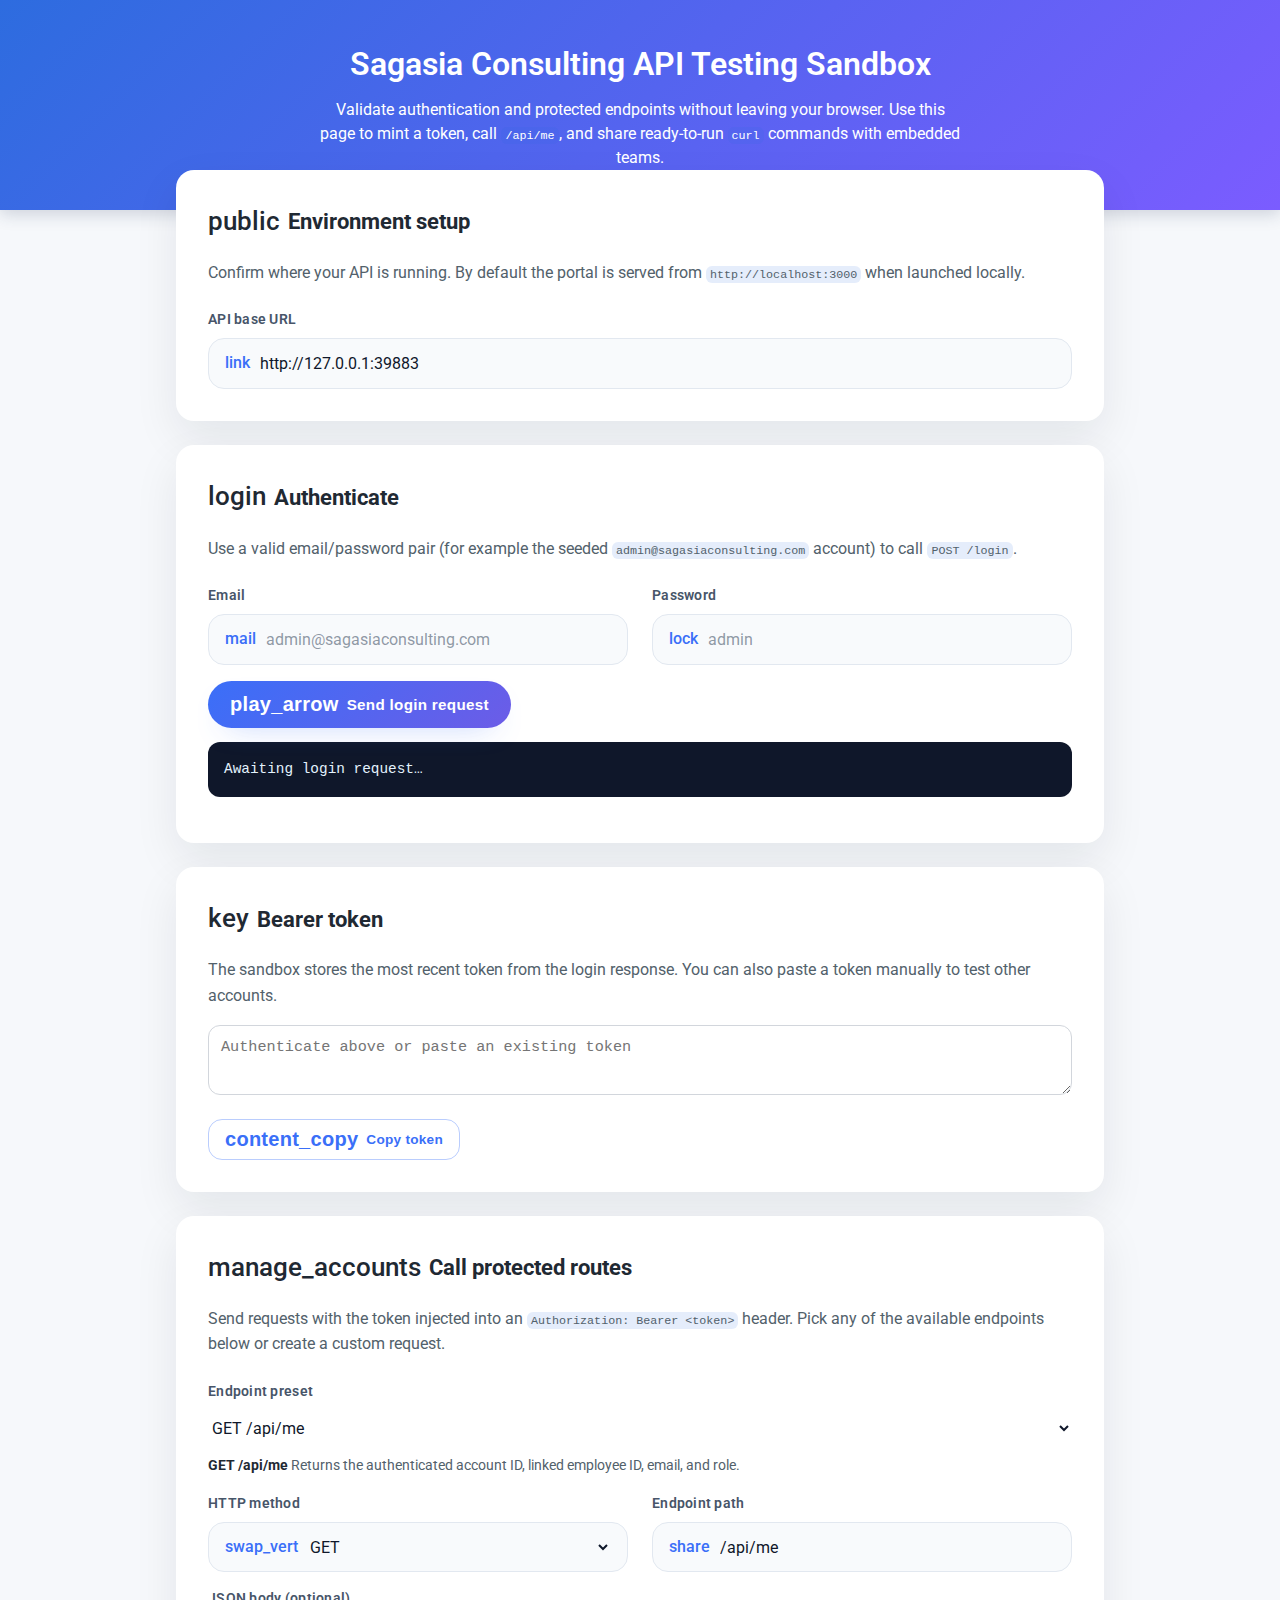
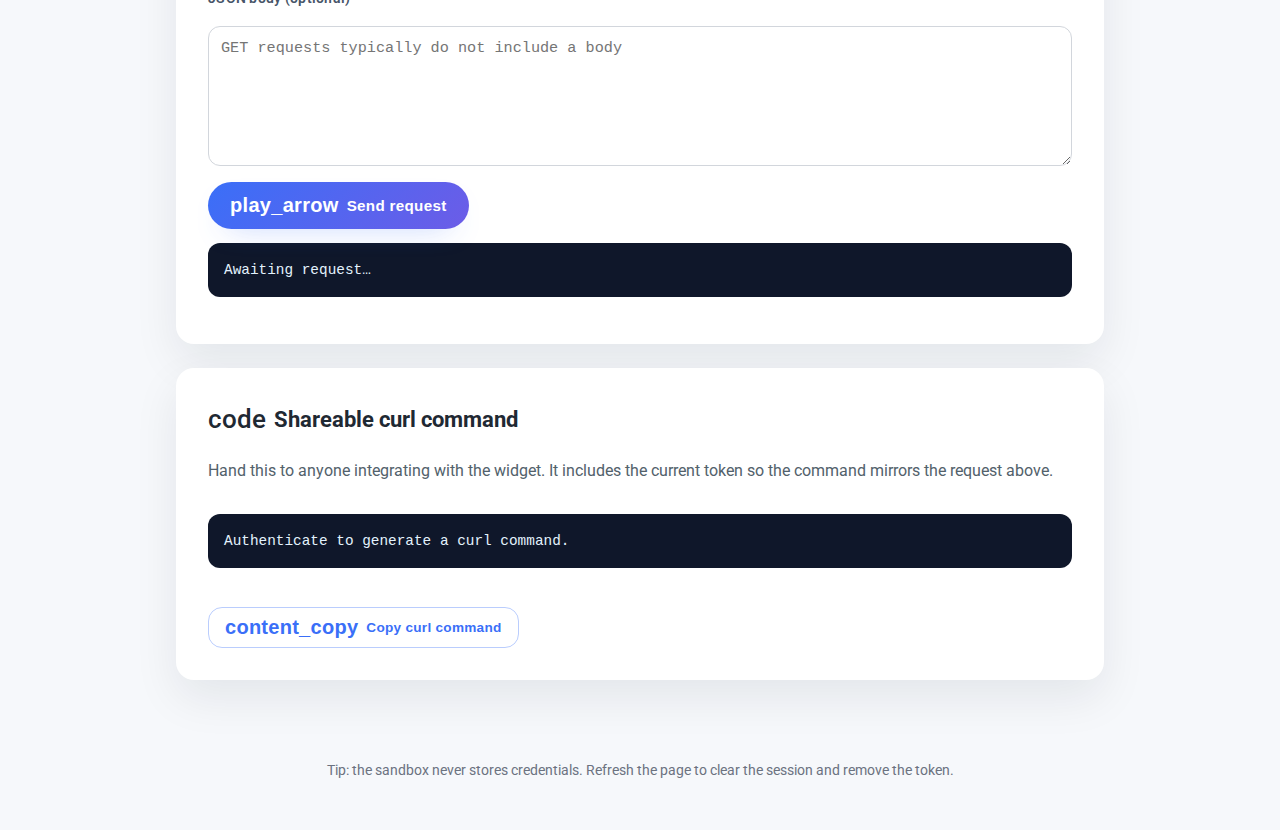
<file: public/api-testing.html>
<!DOCTYPE html>
<html lang="en">
<head>
  <meta charset="UTF-8">
  <title>Sagasia Consulting API Testing Sandbox</title>
  <meta name="viewport" content="width=device-width, initial-scale=1">
  <link rel="preconnect" href="https://fonts.googleapis.com">
  <link rel="preconnect" href="https://fonts.gstatic.com" crossorigin>
  <link rel="stylesheet" href="https://fonts.googleapis.com/css2?family=Roboto:wght@300;400;500;700&display=swap">
  <link rel="stylesheet" href="material-theme.css">
  <link rel="stylesheet" href="styles.css">
  <style>
    body.api-test {
      font-family: 'Roboto', sans-serif;
      margin: 0;
      background: #f6f8fb;
      color: #1f2933;
    }
    .api-test__header {
      background: linear-gradient(135deg, #2d6cdf, #7b5cff);
      color: #fff;
      padding: 2.5rem 1.5rem;
      text-align: center;
      box-shadow: 0 4px 16px rgba(37, 56, 88, 0.2);
    }
    .api-test__header h1 {
      margin: 0 0 0.5rem;
      font-size: 2rem;
      font-weight: 600;
    }
    .api-test__header p {
      margin: 0 auto;
      max-width: 640px;
      line-height: 1.5;
    }
    .api-test__content {
      max-width: 960px;
      margin: -2.5rem auto 3rem;
      padding: 0 1rem;
    }
    .api-test__card {
      background: #fff;
      border-radius: 18px;
      box-shadow: 0 18px 45px rgba(15, 23, 42, 0.08);
      padding: 2rem;
      margin-bottom: 1.5rem;
    }
    .api-test__card h2 {
      margin-top: 0;
      font-size: 1.4rem;
      display: flex;
      align-items: center;
      gap: 0.5rem;
    }
    .api-test__card h2 span.material-symbols-rounded {
      font-size: 1.6rem;
    }
    .api-test__description {
      margin-top: 0.25rem;
      color: #52616b;
      line-height: 1.6;
    }
    .api-test__form {
      display: grid;
      gap: 1rem;
      margin-top: 1.5rem;
    }
    .api-test__form .md-field {
      margin: 0;
    }
    .api-test__stack {
      display: grid;
      gap: 1rem;
    }
    .api-test__actions {
      display: flex;
      flex-wrap: wrap;
      gap: 0.75rem;
      align-items: center;
    }
    pre.api-test__pre {
      background: #0f172a;
      color: #e3f2fd;
      padding: 1rem;
      border-radius: 12px;
      overflow-x: auto;
      font-size: 0.9rem;
      max-height: 240px;
    }
    code.api-test__code-inline {
      background: rgba(45, 108, 223, 0.12);
      padding: 0.1rem 0.25rem;
      border-radius: 6px;
      font-size: 0.9em;
    }
    .api-test__status {
      font-weight: 500;
    }
    .api-test__status--success {
      color: #147d64;
    }
    .api-test__status--error {
      color: #c81e1e;
    }
    .api-test__footer {
      text-align: center;
      color: #6b7280;
      padding: 2rem 1rem 3rem;
      font-size: 0.9rem;
    }
    textarea.api-test__token {
      width: 100%;
      min-height: 70px;
      padding: 0.75rem;
      border-radius: 12px;
      border: 1px solid #d2d6dc;
      font-family: 'Roboto Mono', monospace;
      font-size: 0.95rem;
      resize: vertical;
    }
    textarea.api-test__token--body {
      min-height: 140px;
    }
    .api-test__grid {
      display: grid;
      gap: 1.5rem;
    }
    .api-test__note {
      margin: 0;
      color: #52616b;
      font-size: 0.9rem;
      line-height: 1.5;
    }
    .api-test__note strong {
      color: #1f2933;
    }
    .api-test__note em {
      font-style: normal;
      color: #7b5cff;
      font-weight: 500;
    }
    @media (min-width: 720px) {
      .api-test__two-column {
        display: grid;
        grid-template-columns: repeat(2, minmax(0, 1fr));
        gap: 1.5rem;
      }
    }
  </style>
</head>
<body class="api-test">
  <header class="api-test__header">
    <h1>Sagasia Consulting API Testing Sandbox</h1>
    <p>Validate authentication and protected endpoints without leaving your browser. Use this page to mint a token, call
      <code class="api-test__code-inline">/api/me</code>, and share ready-to-run <code class="api-test__code-inline">curl</code> commands with embedded teams.</p>
  </header>

  <main class="api-test__content">
    <section class="api-test__card">
      <h2><span class="material-symbols-rounded">public</span>Environment setup</h2>
      <p class="api-test__description">Confirm where your API is running. By default the portal is served from
        <code class="api-test__code-inline">http://localhost:3000</code> when launched locally.</p>
      <div class="api-test__form">
        <div class="md-field">
          <label class="md-label" for="baseUrl">API base URL</label>
          <div class="md-input-wrapper">
            <span class="material-symbols-rounded">link</span>
            <input class="md-input" id="baseUrl" type="url" required placeholder="http://localhost:3000">
          </div>
        </div>
      </div>
    </section>

    <section class="api-test__card">
      <h2><span class="material-symbols-rounded">login</span>Authenticate</h2>
      <p class="api-test__description">Use a valid email/password pair (for example the seeded
        <code class="api-test__code-inline">admin@sagasiaconsulting.com</code> account) to call <code class="api-test__code-inline">POST /login</code>.</p>
      <form id="apiTestLoginForm" class="api-test__form">
        <div class="api-test__two-column">
          <div class="md-field">
            <label class="md-label" for="loginEmail">Email</label>
            <div class="md-input-wrapper">
              <span class="material-symbols-rounded">mail</span>
              <input class="md-input" id="loginEmail" type="email" required placeholder="admin@sagasiaconsulting.com">
            </div>
          </div>
          <div class="md-field">
            <label class="md-label" for="loginPassword">Password</label>
            <div class="md-input-wrapper">
              <span class="material-symbols-rounded">lock</span>
              <input class="md-input" id="loginPassword" type="password" required placeholder="admin">
            </div>
          </div>
        </div>
        <div class="api-test__actions">
          <button type="submit" class="md-button md-button--filled" id="loginSubmitBtn">
            <span class="material-symbols-rounded">play_arrow</span>
            Send login request
          </button>
          <span id="loginStatus" class="api-test__status"></span>
        </div>
      </form>
      <pre class="api-test__pre" id="loginOutput" aria-live="polite">Awaiting login request…</pre>
    </section>

    <section class="api-test__card">
      <h2><span class="material-symbols-rounded">key</span>Bearer token</h2>
      <p class="api-test__description">The sandbox stores the most recent token from the login response. You can also paste a
        token manually to test other accounts.</p>
      <div class="api-test__grid">
        <textarea id="tokenField" class="api-test__token" placeholder="Authenticate above or paste an existing token"></textarea>
        <div class="api-test__actions">
          <button type="button" class="md-button md-button--outlined md-button--small" id="copyTokenBtn">
            <span class="material-symbols-rounded">content_copy</span>
            Copy token
          </button>
          <span id="tokenStatus" class="api-test__status"></span>
        </div>
      </div>
    </section>

    <section class="api-test__card">
      <h2><span class="material-symbols-rounded">manage_accounts</span>Call protected routes</h2>
      <p class="api-test__description">Send requests with the token injected into an <code class="api-test__code-inline">Authorization: Bearer &lt;token&gt;</code> header. Pick any of the available endpoints below or create a custom request.</p>
      <form id="requestForm" class="api-test__form">
        <div class="api-test__stack">
          <label class="md-label" for="endpointPicker">Endpoint preset</label>
          <select class="md-input" id="endpointPicker"></select>
          <p id="endpointDetails" class="api-test__note"></p>
        </div>
        <div class="api-test__two-column">
          <div class="md-field">
            <label class="md-label" for="requestMethod">HTTP method</label>
            <div class="md-input-wrapper">
              <span class="material-symbols-rounded">swap_vert</span>
              <select class="md-input" id="requestMethod">
                <option value="GET">GET</option>
                <option value="POST">POST</option>
                <option value="PUT">PUT</option>
                <option value="DELETE">DELETE</option>
              </select>
            </div>
          </div>
          <div class="md-field">
            <label class="md-label" for="requestEndpoint">Endpoint path</label>
            <div class="md-input-wrapper">
              <span class="material-symbols-rounded">share</span>
              <input class="md-input" id="requestEndpoint" type="text" required value="/api/me">
            </div>
          </div>
        </div>
        <div class="api-test__stack">
          <label class="md-label" for="requestBody">JSON body (optional)</label>
          <textarea id="requestBody" class="api-test__token api-test__token--body" placeholder="Provide a JSON payload for POST/PUT requests"></textarea>
        </div>
        <div class="api-test__actions">
          <button type="submit" class="md-button md-button--filled" id="requestSubmitBtn">
            <span class="material-symbols-rounded">play_arrow</span>
            Send request
          </button>
          <span id="requestStatus" class="api-test__status"></span>
        </div>
      </form>
      <pre class="api-test__pre" id="requestOutput" aria-live="polite">Awaiting request…</pre>
    </section>

    <section class="api-test__card">
      <h2><span class="material-symbols-rounded">code</span>Shareable curl command</h2>
      <p class="api-test__description">Hand this to anyone integrating with the widget. It includes the current token so the command mirrors the request above.</p>
      <div class="api-test__grid">
        <pre class="api-test__pre" id="curlCommand">Authenticate to generate a curl command.</pre>
        <div class="api-test__actions">
          <button type="button" class="md-button md-button--outlined md-button--small" id="copyCurlBtn">
            <span class="material-symbols-rounded">content_copy</span>
            Copy curl command
          </button>
          <span id="curlStatus" class="api-test__status"></span>
        </div>
      </div>
    </section>
  </main>

  <footer class="api-test__footer">
    Tip: the sandbox never stores credentials. Refresh the page to clear the session and remove the token.
  </footer>

  <script>
    const state = {
      token: '',
      baseUrl: window.location.origin,
      selectedEndpointId: 'me',
      lastAppliedSample: ''
    };

    const baseUrlInput = document.getElementById('baseUrl');
    const loginForm = document.getElementById('apiTestLoginForm');
    const loginOutput = document.getElementById('loginOutput');
    const loginStatus = document.getElementById('loginStatus');
    const loginSubmitBtn = document.getElementById('loginSubmitBtn');
    const tokenField = document.getElementById('tokenField');
    const tokenStatus = document.getElementById('tokenStatus');
    const copyTokenBtn = document.getElementById('copyTokenBtn');
    const endpointPicker = document.getElementById('endpointPicker');
    const endpointDetails = document.getElementById('endpointDetails');
    const requestForm = document.getElementById('requestForm');
    const requestMethod = document.getElementById('requestMethod');
    const requestEndpoint = document.getElementById('requestEndpoint');
    const requestBodyField = document.getElementById('requestBody');
    const requestOutput = document.getElementById('requestOutput');
    const requestStatus = document.getElementById('requestStatus');
    const requestSubmitBtn = document.getElementById('requestSubmitBtn');
    const curlCommand = document.getElementById('curlCommand');
    const copyCurlBtn = document.getElementById('copyCurlBtn');
    const curlStatus = document.getElementById('curlStatus');

    const searchParams = new URLSearchParams(window.location.search);
    const tokenParamOrder = ['bearer', 'token', 'selfBearerToken'];
    let tokenFromQuery = '';
    for (const key of tokenParamOrder) {
      const candidate = searchParams.get(key);
      if (candidate && candidate.trim()) {
        tokenFromQuery = candidate.trim();
        break;
      }
    }
    if (tokenFromQuery) {
      setToken(tokenFromQuery, { statusMessage: 'Token supplied via URL query' });
      try {
        const cleanUrl = `${window.location.pathname}${window.location.hash || ''}`;
        window.history.replaceState({}, document.title, cleanUrl);
      } catch (err) {
        // Non-fatal: best effort cleanup of the token-bearing URL.
      }
    }

    const endpointDefinitions = [
      {
        id: 'me',
        label: 'GET /api/me',
        method: 'GET',
        path: '/api/me',
        description: 'Returns the authenticated account ID, linked employee ID, email, and role.'
      },
      {
        id: 'myProfile',
        label: 'GET /api/my-profile',
        method: 'GET',
        path: '/api/my-profile',
        description: 'Fetches the detailed profile for the signed-in employee, grouped by section.'
      },
      {
        id: 'updateProfile',
        label: 'PUT /api/my-profile',
        method: 'PUT',
        path: '/api/my-profile',
        description: 'Update editable personal or contact details for the current employee.',
        sampleBody: {
          updates: {
            address: '123 Updated Avenue, Springfield',
            mobile: '+1 555 0100'
          }
        }
      },
      {
        id: 'leaveSummary',
        label: 'GET /api/leave-summary',
        method: 'GET',
        path: '/api/leave-summary',
        description: 'Summarises leave balances and historical usage. Managers can add ?employeeId= to inspect another employee.'
      },
      {
        id: 'applyLeave',
        label: 'POST /api/leaves',
        method: 'POST',
        path: '/api/leaves',
        description: 'Submit a leave application. Managers can submit on behalf of their team.',
        sampleBody: {
          employeeId: 1,
          type: 'annual',
          from: '2024-01-15',
          to: '2024-01-17',
          reason: 'Family travel'
        }
      },
      {
        id: 'holidays',
        label: 'GET /holidays',
        method: 'GET',
        path: '/holidays',
        description: 'Lists configured company holidays for quick reference.'
      },
      {
        id: 'createHoliday',
        label: 'POST /holidays',
        method: 'POST',
        path: '/holidays',
        description: 'Managers can add a holiday to the shared calendar.',
        sampleBody: {
          date: '2024-12-25',
          name: 'Christmas Day'
        },
        requiresManager: true
      },
      {
        id: 'listEmployees',
        label: 'GET /employees',
        method: 'GET',
        path: '/employees',
        description: 'Managers see the full directory; employees only see themselves.',
        requiresManager: true
      },
      {
        id: 'createEmployee',
        label: 'POST /employees',
        method: 'POST',
        path: '/employees',
        description: 'Managers can create a new employee record and matching login.',
        sampleBody: {
          name: 'New Teammate',
          email: 'new.hire@example.com',
          department: 'Engineering',
          role: 'employee',
          status: 'active'
        },
        requiresManager: true
      },
      {
        id: 'positions',
        label: 'GET /recruitment/positions',
        method: 'GET',
        path: '/recruitment/positions',
        description: 'Managers can review open recruitment positions.',
        requiresManager: true
      },
      {
        id: 'candidates',
        label: 'GET /recruitment/candidates',
        method: 'GET',
        path: '/recruitment/candidates',
        description: 'Managers can browse submitted candidates.',
        requiresManager: true
      },
      {
        id: 'custom',
        label: 'Custom request',
        method: 'GET',
        path: '/api/me',
        description: 'Manually configure the method, path, and body to explore any endpoint.',
        custom: true
      }
    ];

    function methodSupportsBody(method) {
      const normalized = (method || 'GET').toUpperCase();
      return !['GET', 'HEAD'].includes(normalized);
    }

    function buildEndpointNote(def) {
      if (!def) return '';
      const details = [`<strong>${def.method} ${def.path}</strong>`];
      if (def.description) {
        details.push(def.description);
      }
      if (def.requiresManager) {
        details.push('<em>Manager role required</em>');
      }
      if (def.sampleBody && !def.custom) {
        details.push('Sample payload pre-filled below.');
      }
      return details.join(' ');
    }

    function updateRequestBodyPlaceholder() {
      const method = (requestMethod.value || 'GET').toUpperCase();
      if (methodSupportsBody(method)) {
        requestBodyField.placeholder = 'Provide a JSON payload for POST/PUT requests';
      } else {
        requestBodyField.placeholder = 'GET requests typically do not include a body';
      }
    }

    function applyEndpoint(def) {
      if (!def) return;
      state.selectedEndpointId = def.id;
      endpointDetails.innerHTML = buildEndpointNote(def);
      if (def.custom) {
        state.lastAppliedSample = '';
        updateRequestBodyPlaceholder();
        updateCurlCommand();
        return;
      }
      requestMethod.value = def.method || 'GET';
      requestEndpoint.value = def.path || '/';
      updateRequestBodyPlaceholder();
      if (def.sampleBody) {
        const sample = typeof def.sampleBody === 'string'
          ? def.sampleBody
          : JSON.stringify(def.sampleBody, null, 2);
        requestBodyField.value = sample;
        state.lastAppliedSample = sample.trim();
      } else {
        requestBodyField.value = '';
        state.lastAppliedSample = '';
      }
      updateCurlCommand();
    }

    function populateEndpointOptions() {
      endpointPicker.innerHTML = '';
      endpointDefinitions.forEach(def => {
        const option = document.createElement('option');
        option.value = def.id;
        option.textContent = `${def.label}${def.requiresManager ? ' (manager)' : ''}`;
        endpointPicker.appendChild(option);
      });
      const initial = endpointDefinitions[0];
      endpointPicker.value = initial.id;
      applyEndpoint(initial);
    }

    function resetStatus(el) {
      if (!el) return;
      el.textContent = '';
      el.classList.remove('api-test__status--success', 'api-test__status--error');
    }

    function setStatus(el, message, type = 'info') {
      if (!el) return;
      el.textContent = message;
      el.classList.remove('api-test__status--success', 'api-test__status--error');
      if (type === 'success') el.classList.add('api-test__status--success');
      if (type === 'error') el.classList.add('api-test__status--error');
    }

    function setToken(token, options = {}) {
      state.token = token || '';
      tokenField.value = state.token;
      if (state.token) {
        const message = options.statusMessage || 'Token ready for use';
        setStatus(tokenStatus, message, 'success');
      } else {
        setStatus(tokenStatus, 'Token cleared');
      }
      updateCurlCommand();
    }

    function updateCurlCommand() {
      if (!state.token) {
        curlCommand.textContent = 'Authenticate to generate a curl command.';
        return;
      }
      const method = (requestMethod.value || 'GET').toUpperCase();
      const endpoint = requestEndpoint.value.trim() || '/api/me';
      const url = new URL(endpoint, state.baseUrl).toString();
      let command = `curl -X ${method} "${url}" -H "Authorization: Bearer ${state.token}"`;
      const bodyText = requestBodyField.value.trim();
      if (methodSupportsBody(method) && bodyText) {
        let jsonString = bodyText;
        try {
          jsonString = JSON.stringify(JSON.parse(bodyText));
        } catch (err) {
          // Leave the body as-is; the submit handler will prevent invalid JSON from being sent.
        }
        const escaped = jsonString.replace(/'/g, "'\\''");
        command += ` -H "Content-Type: application/json" -d '${escaped}'`;
      }
      curlCommand.textContent = command;
    }

    function getBaseUrl() {
      try {
        const value = baseUrlInput.value.trim();
        if (!value) return state.baseUrl;
        const url = new URL(value);
        return url.origin;
      } catch (err) {
        return state.baseUrl;
      }
    }

    function prettify(data) {
      if (typeof data === 'string') return data;
      try {
        return JSON.stringify(data, null, 2);
      } catch (err) {
        return String(data);
      }
    }

    baseUrlInput.value = state.baseUrl;

    populateEndpointOptions();
    updateRequestBodyPlaceholder();

    baseUrlInput.addEventListener('change', () => {
      state.baseUrl = getBaseUrl();
      updateCurlCommand();
    });

    tokenField.addEventListener('input', () => {
      state.token = tokenField.value.trim();
      updateCurlCommand();
      if (state.token) {
        setStatus(tokenStatus, 'Using manually supplied token', 'success');
      } else {
        resetStatus(tokenStatus);
      }
    });

    copyTokenBtn.addEventListener('click', async () => {
      if (!state.token) {
        setStatus(tokenStatus, 'No token to copy', 'error');
        return;
      }
      try {
        await navigator.clipboard.writeText(state.token);
        setStatus(tokenStatus, 'Token copied to clipboard', 'success');
      } catch (err) {
        setStatus(tokenStatus, 'Clipboard copy failed. Copy manually instead.', 'error');
      }
    });

    copyCurlBtn.addEventListener('click', async () => {
      const command = curlCommand.textContent.trim();
      if (!command || command.startsWith('Authenticate')) {
        setStatus(curlStatus, 'Generate a command first', 'error');
        return;
      }
      try {
        await navigator.clipboard.writeText(command);
        setStatus(curlStatus, 'curl command copied', 'success');
      } catch (err) {
        setStatus(curlStatus, 'Clipboard copy failed. Copy manually instead.', 'error');
      }
    });

    endpointPicker.addEventListener('change', (event) => {
      const def = endpointDefinitions.find(item => item.id === event.target.value);
      applyEndpoint(def);
    });

    requestMethod.addEventListener('change', () => {
      updateRequestBodyPlaceholder();
      updateCurlCommand();
    });

    requestEndpoint.addEventListener('input', updateCurlCommand);

    requestBodyField.addEventListener('input', () => {
      if (requestBodyField.value.trim() !== (state.lastAppliedSample || '')) {
        state.lastAppliedSample = '';
      }
      updateCurlCommand();
    });

    loginForm.addEventListener('submit', async (event) => {
      event.preventDefault();
      resetStatus(loginStatus);
      loginSubmitBtn.disabled = true;
      setStatus(loginStatus, 'Sending request…');
      const email = document.getElementById('loginEmail').value.trim();
      const password = document.getElementById('loginPassword').value;
      const baseUrl = getBaseUrl();
      try {
        const response = await fetch(`${baseUrl}/login`, {
          method: 'POST',
          headers: { 'Content-Type': 'application/json' },
          body: JSON.stringify({ email, password })
        });
        const payload = await response.json().catch(() => ({}));
        loginOutput.textContent = prettify(payload);
        if (!response.ok) {
          setStatus(loginStatus, `Request failed (${response.status})`, 'error');
          setToken('');
        } else if (payload && payload.token) {
          setToken(payload.token);
          state.baseUrl = baseUrl;
          baseUrlInput.value = baseUrl;
          setStatus(loginStatus, 'Authenticated successfully', 'success');
        } else {
          setToken('');
          setStatus(loginStatus, 'Login succeeded but token missing', 'error');
        }
      } catch (err) {
        loginOutput.textContent = String(err);
        setStatus(loginStatus, 'Network error – check the server', 'error');
        setToken('');
      } finally {
        loginSubmitBtn.disabled = false;
      }
    });

    requestForm.addEventListener('submit', async (event) => {
      event.preventDefault();
      resetStatus(requestStatus);
      requestSubmitBtn.disabled = true;
      setStatus(requestStatus, 'Sending request…');
      const endpoint = requestEndpoint.value.trim() || '/api/me';
      const method = (requestMethod.value || 'GET').toUpperCase();
      const baseUrl = getBaseUrl();
      const url = new URL(endpoint, baseUrl);
      const headers = new Headers();
      if (state.token) {
        headers.set('Authorization', `Bearer ${state.token}`);
      }
      const methodAllowsBody = methodSupportsBody(method);
      const bodyText = requestBodyField.value.trim();
      let requestBody;
      if (methodAllowsBody && bodyText) {
        try {
          JSON.parse(bodyText);
          headers.set('Content-Type', 'application/json');
          requestBody = bodyText;
        } catch (err) {
          setStatus(requestStatus, 'Body must be valid JSON.', 'error');
          requestOutput.textContent = 'Invalid JSON body – request not sent.';
          requestSubmitBtn.disabled = false;
          return;
        }
      }
      try {
        const response = await fetch(url.toString(), {
          method,
          headers,
          body: methodAllowsBody && bodyText ? requestBody : undefined
        });
        const text = await response.text();
        let parsed;
        try {
          parsed = JSON.parse(text);
        } catch (err) {
          parsed = text || '';
        }
        requestOutput.textContent = prettify(parsed);
        if (!response.ok) {
          setStatus(requestStatus, `Request failed (${response.status})`, 'error');
        } else {
          setStatus(requestStatus, 'Request succeeded', 'success');
        }
      } catch (err) {
        requestOutput.textContent = String(err);
        setStatus(requestStatus, 'Network error – check the server', 'error');
      } finally {
        requestSubmitBtn.disabled = false;
        updateCurlCommand();
      }
    });
  </script>
</body>
</html>
</file>
<file: public/material-theme.css>
:root {
  --md-font-family: 'Inter', 'Segoe UI', system-ui, -apple-system, sans-serif;
  --md-sys-color-primary: #3a6ff8;
  --md-sys-color-primary-container: #e6edff;
  --md-sys-color-secondary: #6c5ce7;
  --md-sys-color-secondary-container: #edeaff;
  --md-sys-color-tertiary: #10b981;
  --md-sys-color-tertiary-container: #e8fff4;
  --md-sys-color-surface: #f9fafb;
  --md-sys-color-surface-variant: #ffffff;
  --md-sys-color-outline: #e2e8f0;
  --md-sys-color-outline-variant: #cbd5e1;
  --md-sys-color-text: #0f172a;
  --md-sys-color-subtle: #475569;
  --md-sys-color-success: #27ae60;
  --md-sys-color-error: #eb5757;
  --md-sys-color-warning: #f2c94c;
  --md-sys-shadow-strong: 0 24px 70px -36px rgba(58, 111, 248, 0.4);
  --md-sys-shadow-soft: 0 18px 42px -28px rgba(108, 92, 231, 0.3);
  --md-sys-shadow-card: 0 12px 32px -16px rgba(15, 23, 42, 0.25);
}

* {
  box-sizing: border-box;
}

html, body {
  margin: 0;
  padding: 0;
  min-height: 100%;
  background: linear-gradient(135deg, rgba(58, 111, 248, 0.08), rgba(108, 92, 231, 0.05)),
              radial-gradient(circle at 80% 20%, rgba(58, 111, 248, 0.08), transparent 40%),
              var(--md-sys-color-surface);
  color: var(--md-sys-color-text);
  font-family: var(--md-font-family);
  -webkit-font-smoothing: antialiased;
}

body {
  line-height: 1.55;
}

.hidden {
  display: none !important;
}

.material-symbols-rounded {
  font-variation-settings:
    'FILL' 0,
    'wght' 500,
    'GRAD' 0,
    'opsz' 24;
  vertical-align: middle;
}

.app-shell {
  min-height: 100vh;
  display: flex;
  flex-direction: column;
}

.login-view {
  flex: 1;
  display: flex;
  align-items: center;
  justify-content: center;
  padding: 32px 16px;
  background: radial-gradient(circle at 16% 18%, rgba(219, 234, 254, 0.7), transparent 44%),
              radial-gradient(circle at 92% 0%, rgba(191, 219, 254, 0.5), transparent 36%),
              linear-gradient(180deg, #f8fafc 0%, #eef2ff 100%);
}

.landing-shell {
  width: min(1200px, 100%);
  display: grid;
  grid-template-columns: repeat(auto-fit, minmax(340px, 1fr));
  gap: 20px;
  align-items: stretch;
}

.welcome-panel {
  position: relative;
  overflow: hidden;
  padding: 30px;
  border-radius: 28px;
  background: linear-gradient(155deg, rgba(255, 255, 255, 0.98), rgba(248, 250, 252, 0.96));
  border: 1px solid rgba(148, 163, 184, 0.2);
  box-shadow: 0 18px 38px -30px rgba(15, 23, 42, 0.5);
  display: grid;
  gap: 20px;
}

.welcome-panel::after {
  content: '';
  position: absolute;
  inset: 0;
  background: radial-gradient(circle at 86% 22%, rgba(37, 99, 235, 0.12), transparent 40%),
              radial-gradient(circle at 32% 78%, rgba(15, 23, 42, 0.08), transparent 42%);
  pointer-events: none;
  opacity: 0.6;
}

.welcome-header {
  position: relative;
  z-index: 1;
  display: grid;
  gap: 10px;
}

.welcome-eyebrow {
  margin: 0;
  text-transform: uppercase;
  letter-spacing: 0.12em;
  font-weight: 800;
  font-size: 11px;
  color: #1e3a8a;
  display: inline-flex;
  align-items: center;
  gap: 6px;
}

.welcome-eyebrow .material-symbols-rounded {
  font-size: 18px;
  color: #1d4ed8;
}

.welcome-title {
  margin: 0;
  font-size: clamp(1.9rem, 3vw, 2.3rem);
  color: #0f172a;
  letter-spacing: -0.01em;
}

.welcome-copy {
  margin: 0;
  max-width: 620px;
  color: #475569;
  font-size: 1rem;
}

.welcome-badges {
  position: relative;
  z-index: 1;
  display: flex;
  flex-wrap: wrap;
  gap: 10px;
}

.welcome-badge {
  display: inline-flex;
  align-items: center;
  gap: 8px;
  padding: 8px 12px;
  border-radius: 999px;
  background: rgba(37, 99, 235, 0.1);
  color: #1e40af;
  font-weight: 700;
  letter-spacing: 0.01em;
}

.welcome-badge.success {
  background: rgba(15, 23, 42, 0.08);
  color: #1f2937;
}

.feature-pills {
  position: relative;
  z-index: 1;
  display: flex;
  flex-wrap: wrap;
  gap: 10px;
}

.feature-pill {
  display: inline-flex;
  align-items: center;
  gap: 8px;
  padding: 10px 12px;
  border-radius: 12px;
  background: rgba(255, 255, 255, 0.76);
  border: 1px solid #dbe3ef;
  color: #0f172a;
  font-weight: 600;
}

.feature-pill .material-symbols-rounded {
  color: #2563eb;
}

.login-card {
  width: min(420px, 100%);
  background: rgba(255, 255, 255, 0.92);
  backdrop-filter: blur(14px);
  border-radius: 28px;
  padding: 40px 36px 44px;
  box-shadow: 0 26px 44px -34px rgba(15, 23, 42, 0.6);
  display: flex;
  flex-direction: column;
  align-items: stretch;
  gap: 24px;
}

.brand-logo {
  width: 112px;
  align-self: center;
  filter: drop-shadow(0 10px 16px rgba(37, 99, 235, 0.18));
}

.login-title {
  text-align: center;
  font-size: 1.75rem;
  font-weight: 700;
  letter-spacing: 0.0125em;
  margin: 0;
  color: var(--md-sys-color-text);
}

.login-subtitle {
  text-align: center;
  margin: -12px 0 0;
  color: var(--md-sys-color-subtle);
  font-size: 0.95rem;
}

.form-stack {
  display: flex;
  flex-direction: column;
  gap: 18px;
}

.md-field {
  display: flex;
  flex-direction: column;
  gap: 8px;
}

.md-label {
  font-size: 0.85rem;
  font-weight: 600;
  color: var(--md-sys-color-subtle);
  letter-spacing: 0.02em;
}

.md-input-wrapper {
  position: relative;
  display: flex;
  align-items: center;
  gap: 8px;
  padding: 12px 16px;
  border-radius: 16px;
  border: 1px solid var(--md-sys-color-outline);
  background: #f8fafc;
  transition: box-shadow 0.2s ease, border-color 0.2s ease, transform 0.2s ease;
}

.md-input-wrapper--textarea {
  align-items: flex-start;
}

.md-input-wrapper:focus-within {
  border-color: var(--md-sys-color-primary);
  box-shadow: 0 0 0 3px rgba(58, 111, 248, 0.18);
  transform: translateY(-1px);
}

.md-input-wrapper .material-symbols-rounded {
  color: var(--md-sys-color-primary);
}

.md-field--readonly .md-label {
  color: #1e293b;
}

.md-input-wrapper--readonly {
  background: rgba(241, 245, 249, 0.95);
  border-color: rgba(148, 163, 184, 0.45);
  box-shadow: none;
}

.md-field--readonly .md-input {
  font-weight: 500;
  cursor: default;
}

.md-field--readonly .md-input:disabled {
  color: #0f172a;
  -webkit-text-fill-color: #0f172a;
  opacity: 1;
}

.md-field--readonly .md-input--empty:disabled {
  color: #94a3b8;
  -webkit-text-fill-color: #94a3b8;
  font-style: italic;
}

.md-input,
.md-select,
.md-textarea {
  width: 100%;
  border: none;
  outline: none;
  background: transparent;
  font-size: 1rem;
  color: var(--md-sys-color-text);
  font-family: inherit;
}

.md-input--textarea {
  min-height: 96px;
  resize: vertical;
}

.md-select {
  appearance: none;
  -webkit-appearance: none;
  -moz-appearance: none;
  cursor: pointer;
}

.md-input::placeholder,
.md-textarea::placeholder {
  color: rgba(71, 85, 105, 0.6);
}

.md-textarea {
  min-height: 110px;
  resize: vertical;
}

.form-error {
  font-size: 0.85rem;
  color: #c62828;
  text-align: center;
  font-weight: 600;
}

.md-button { 
  display: inline-flex;
  align-items: center;
  justify-content: center;
  gap: 8px;
  border-radius: 999px;
  border: none;
  font-weight: 600;
  letter-spacing: 0.02em;
  padding: 12px 22px;
  font-size: 0.95rem;
  cursor: pointer;
  transition: transform 0.18s ease, box-shadow 0.2s ease, background 0.2s ease, color 0.2s ease;
}

@keyframes button-spin {
  to {
    transform: rotate(360deg);
  }
}

.md-button.is-loading {
  pointer-events: none;
  opacity: 0.7;
}

.md-button.is-loading::after {
  content: '';
  width: 16px;
  height: 16px;
  border-radius: 999px;
  border: 2px solid currentColor;
  border-top-color: transparent;
  animation: button-spin 0.8s linear infinite;
  display: inline-block;
  margin-left: 8px;
}

.md-button.is-loading span.material-symbols-rounded {
  opacity: 0.75;
}

.md-button span.material-symbols-rounded {
  font-size: 20px;
}

.md-button:focus-visible {
  outline: 3px solid rgba(11, 87, 208, 0.3);
  outline-offset: 2px;
}

.md-button:hover {
  transform: translateY(-1px);
}

.md-button--filled {
  background: linear-gradient(135deg, var(--md-sys-color-primary), var(--md-sys-color-secondary));
  color: white;
  box-shadow: 0 12px 30px -20px rgba(58, 111, 248, 0.85);
}

.md-button--filled:hover {
  box-shadow: 0 18px 42px -18px rgba(108, 92, 231, 0.6);
}

.md-button--tonal {
  background: rgba(103, 80, 164, 0.12);
  color: var(--md-sys-color-secondary);
}

.md-button--tonal:hover {
  background: rgba(103, 80, 164, 0.18);
}

.md-button--outlined {
  background: transparent;
  border: 1px solid rgba(58, 111, 248, 0.35);
  color: var(--md-sys-color-primary);
}

.md-button--outlined:hover {
  background: rgba(58, 111, 248, 0.08);
}

.md-button--text {
  background: transparent;
  color: var(--md-sys-color-primary);
  padding-inline: 14px;
}

.md-button--danger {
  background: rgba(220, 53, 69, 0.12);
  color: #b3261e;
}

.md-button--danger:hover {
  background: rgba(220, 53, 69, 0.18);
}

.md-button--success {
  background: rgba(39, 174, 96, 0.16);
  color: var(--md-sys-color-success);
}

.md-button--success:hover {
  background: rgba(39, 174, 96, 0.22);
}

.md-button--small {
  padding: 8px 16px;
  font-size: 0.85rem;
  border-radius: 14px;
}

.primary-btn {
  display: inline-flex;
  align-items: center;
  justify-content: center;
  gap: 10px;
  padding: 14px 20px;
  border-radius: 14px;
  border: none;
  background: linear-gradient(135deg, var(--md-sys-color-primary), var(--md-sys-color-secondary));
  color: #ffffff;
  font-weight: 700;
  font-size: 1rem;
  cursor: pointer;
  box-shadow: 0 14px 32px -18px rgba(58, 111, 248, 0.8);
  transition: transform 0.2s ease, box-shadow 0.2s ease, background 0.2s ease;
}

.primary-btn:hover {
  transform: translateY(-2px);
  box-shadow: 0 18px 42px -20px rgba(108, 92, 231, 0.6);
}

.primary-btn:active {
  transform: translateY(-1px);
}

.primary-btn:focus-visible {
  outline: 3px solid rgba(58, 111, 248, 0.35);
  outline-offset: 3px;
}

.primary-btn .material-symbols-rounded {
  font-size: 22px;
}

.app-container {
  display: flex;
  flex-direction: column;
  min-height: 100vh;
  backdrop-filter: blur(8px);
}

.top-app-bar {
  position: sticky;
  top: 0;
  z-index: 50;
  background: rgba(255, 255, 255, 0.65);
  backdrop-filter: blur(12px);
  border-bottom: 1px solid rgba(255, 255, 255, 0.35);
  box-shadow: 0 8px 24px rgba(0, 0, 0, 0.06);
  padding: 14px clamp(16px, 4vw, 48px);
  border-radius: 0 0 12px 12px;
  height: 72px;
  display: flex;
  align-items: center;
  color: #0f172a;
}

.top-bar-shell {
  display: grid;
  grid-template-columns: auto 1fr auto;
  align-items: center;
  gap: 18px;
  width: 100%;
}

.brand-cluster {
  display: flex;
  align-items: center;
  gap: 16px;
}

.brand-cluster img {
  height: 42px;
  width: auto;
  border-radius: 12px;
  background: rgba(255, 255, 255, 0.42);
  padding: 8px 10px;
  box-shadow: inset 0 1px 0 rgba(255, 255, 255, 0.4);
}

.brand-text {
  display: flex;
  flex-direction: column;
  gap: 2px;
}

.brand-title {
  font-size: 18px;
  font-weight: 600;
  letter-spacing: 0.02em;
  color: #0b1f44;
}

.brand-subtitle {
  font-size: 0.9rem;
  color: rgba(15, 23, 42, 0.7);
  font-weight: 500;
}

.brand-tagline {
  font-size: 13px;
  color: rgba(15, 23, 42, 0.56);
  font-weight: 500;
}

.app-actions {
  margin-left: auto;
  display: flex;
  align-items: center;
  gap: 12px;
}

.app-action-btn {
  display: inline-flex;
  align-items: center;
  gap: 8px;
  border-radius: 999px;
  padding: 10px 16px;
  border: 1px solid transparent;
  background: rgba(255, 255, 255, 0.16);
  color: #0f172a;
  font-weight: 600;
  font-size: 14px;
  line-height: 1.2;
  cursor: pointer;
  transition: transform 0.2s ease, box-shadow 0.2s ease, background 0.2s ease, border-color 0.2s ease;
  box-shadow: 0 10px 30px -18px rgba(15, 23, 42, 0.4);
}

.app-action-btn .material-symbols-rounded {
  font-size: 19px;
}

.app-action-btn:hover {
  transform: translateY(-1px) scale(1.01);
}

.app-action-btn--ghost {
  background: linear-gradient(135deg, rgba(124, 58, 237, 0.12), rgba(76, 29, 149, 0.12));
  border-color: rgba(124, 58, 237, 0.36);
  color: #4c1d95;
}

.app-action-btn--ghost:hover {
  box-shadow: 0 12px 30px -18px rgba(124, 58, 237, 0.7);
  background: linear-gradient(135deg, rgba(124, 58, 237, 0.16), rgba(76, 29, 149, 0.16));
}

.app-action-btn--alert {
  background: linear-gradient(135deg, rgba(248, 113, 113, 0.14), rgba(239, 68, 68, 0.1));
  border-color: rgba(248, 113, 113, 0.38);
  color: #b91c1c;
}

.app-action-btn--alert:hover {
  box-shadow: 0 12px 30px -18px rgba(248, 113, 113, 0.75);
  background: linear-gradient(135deg, rgba(248, 113, 113, 0.18), rgba(239, 68, 68, 0.14));
}

.primary-nav {
  display: flex;
  align-items: center;
  justify-content: center;
  gap: 12px;
}

.primary-tabs {
  display: inline-flex;
  align-items: center;
  gap: 10px;
  padding: 6px;
  background: rgba(255, 255, 255, 0.55);
  border-radius: 999px;
  border: 1px solid rgba(148, 163, 184, 0.3);
  box-shadow: inset 0 1px 0 rgba(255, 255, 255, 0.6), 0 14px 30px -22px rgba(15, 23, 42, 0.45);
}

.primary-tab {
  display: inline-flex;
  align-items: center;
  gap: 8px;
  padding: 10px 16px;
  border-radius: 999px;
  border: 1px solid transparent;
  background: transparent;
  color: #0b1f44;
  font-weight: 600;
  font-size: 14px;
  line-height: 1.1;
  cursor: pointer;
  transition: background 0.2s ease, color 0.2s ease, transform 0.2s ease, box-shadow 0.2s ease;
}

.primary-tab .material-symbols-rounded {
  font-size: 19px;
}

.primary-tab:hover {
  background: rgba(58, 111, 248, 0.08);
  box-shadow: inset 0 0 0 1px rgba(58, 111, 248, 0.14);
  transform: translateY(-1px);
}

.primary-tab.active-tab {
  background: #3a6ff8;
  color: #ffffff;
  box-shadow: 0 12px 26px -16px rgba(58, 111, 248, 0.75);
}

.primary-tab.active-tab:hover {
  box-shadow: 0 14px 30px -16px rgba(58, 111, 248, 0.8);
}

.primary-tabs-dropdown {
  display: none;
  align-items: center;
  gap: 8px;
  padding: 9px 14px;
  border-radius: 999px;
  border: 1px solid rgba(148, 163, 184, 0.35);
  background: rgba(255, 255, 255, 0.7);
  box-shadow: inset 0 1px 0 rgba(255, 255, 255, 0.7), 0 10px 28px -18px rgba(15, 23, 42, 0.3);
  color: #0b1f44;
}

.primary-tabs-dropdown select {
  border: none;
  background: transparent;
  font-weight: 600;
  font-size: 14px;
  color: inherit;
  outline: none;
}

.primary-tabs-dropdown .material-symbols-rounded {
  font-size: 18px;
}


.tab-bar {
  display: flex;
  flex-wrap: wrap;
  gap: 16px;
  padding: 10px clamp(16px, 4vw, 48px);
  background: rgba(255, 255, 255, 0.82);
  border-bottom: 1px solid rgba(148, 163, 184, 0.25);
  backdrop-filter: blur(12px);
  align-items: stretch;
  position: relative;
  z-index: 40;
}

.tab-bar--secondary {
  margin-top: 8px;
  border-radius: 12px;
  box-shadow: 0 12px 28px -20px rgba(15, 23, 42, 0.3);
  background: rgba(255, 255, 255, 0.9);
}

@media (max-width: 1100px) {
  .top-bar-shell {
    grid-template-columns: auto 1fr;
  }

  .app-actions {
    justify-content: flex-end;
  }
}

@media (max-width: 820px) {
  .top-app-bar {
    height: auto;
    padding: 12px clamp(14px, 4vw, 32px);
  }

  .top-bar-shell {
    grid-template-columns: 1fr;
    row-gap: 10px;
  }

  .brand-cluster {
    align-items: flex-start;
  }

  .primary-nav {
    width: 100%;
    justify-content: flex-start;
  }

  .primary-tabs {
    display: none;
  }

  .primary-tabs-dropdown {
    display: inline-flex;
  }

  .app-actions {
    justify-content: flex-start;
    flex-wrap: wrap;
    gap: 10px;
  }
}

.tab-section {
  display: flex;
  gap: 12px;
  align-items: stretch;
  flex-wrap: wrap;
}

.tab-section--primary {
  flex: 1 1 320px;
  min-width: min(100%, 260px);
}

.tab-section--primary .tab-button {
  flex: 1 1 160px;
}

.tab-section--groups {
  flex: 0 1 auto;
  justify-content: flex-end;
  margin-left: auto;
}

.tab-button {
  flex: 1 1 auto;
  border: none;
  background: transparent;
  display: flex;
  align-items: center;
  justify-content: center;
  gap: 10px;
  border-radius: 18px;
  padding: 12px 16px;
  font-weight: 600;
  color: var(--md-sys-color-subtle);
  position: relative;
  cursor: pointer;
  transition: background 0.2s ease, color 0.2s ease, transform 0.2s ease;
}

.tab-button:hover {
  background: rgba(11, 87, 208, 0.06);
  color: var(--md-sys-color-primary);
  transform: translateY(-1px);
}

.tab-button.active-tab {
  color: var(--md-sys-color-primary);
  background: rgba(11, 87, 208, 0.12);
  box-shadow: inset 0 0 0 1px rgba(11, 87, 208, 0.12);
}

.tab-button.active-tab::after {
  content: '';
  position: absolute;
  left: 20%;
  right: 20%;
  bottom: 6px;
  height: 3px;
  background: linear-gradient(135deg, var(--md-sys-color-primary), rgba(103, 80, 164, 0.9));
  border-radius: 999px;
}

.tab-group {
  position: relative;
  display: flex;
  align-items: stretch;
}

.tab-group--hidden {
  display: none !important;
}

.tab-group-toggle {
  display: flex;
  align-items: center;
  gap: 10px;
  border-radius: 18px;
  padding: 12px 18px;
  font-weight: 600;
  border: 1px solid rgba(148, 163, 184, 0.35);
  background: linear-gradient(135deg, rgba(148, 163, 184, 0.14), rgba(148, 163, 184, 0.22));
  color: var(--md-sys-color-on-surface-variant);
  cursor: pointer;
  transition: border-color 0.2s ease, box-shadow 0.2s ease, transform 0.2s ease;
  min-width: 220px;
}

.tab-group-toggle:hover,
.tab-group.is-open .tab-group-toggle {
  border-color: rgba(79, 70, 229, 0.45);
  box-shadow: 0 12px 30px -16px rgba(79, 70, 229, 0.55);
  color: var(--md-sys-color-primary);
  transform: translateY(-1px);
}

.tab-group-toggle[disabled] {
  opacity: 0.45;
  cursor: default;
  box-shadow: none;
  transform: none;
}

.tab-group-toggle .material-symbols-rounded {
  font-size: 20px;
}

.tab-group-caret {
  margin-left: auto;
  transition: transform 0.2s ease;
}

.tab-group.is-open .tab-group-caret {
  transform: rotate(-180deg);
}

.tab-group-menu {
  position: absolute;
  right: 0;
  top: calc(100% + 10px);
  display: flex;
  flex-direction: column;
  gap: 8px;
  padding: 14px;
  background: rgba(255, 255, 255, 0.98);
  border-radius: 20px;
  border: 1px solid rgba(148, 163, 184, 0.25);
  box-shadow: 0 28px 60px -34px rgba(15, 23, 42, 0.45);
  min-width: 260px;
  opacity: 0;
  pointer-events: none;
  transform: translateY(-6px);
  transition: opacity 0.18s ease, transform 0.18s ease;
  z-index: 20;
}

.tab-group.is-open .tab-group-menu {
  opacity: 1;
  pointer-events: auto;
  transform: translateY(0);
}

.tab-group-menu::before {
  content: '';
  position: absolute;
  top: -8px;
  right: 36px;
  width: 16px;
  height: 16px;
  background: inherit;
  border-top: 1px solid rgba(148, 163, 184, 0.25);
  border-left: 1px solid rgba(148, 163, 184, 0.25);
  transform: rotate(45deg);
  z-index: -1;
}

.tab-group-menu .tab-button {
  width: 100%;
  justify-content: flex-start;
  padding: 10px 12px;
  border-radius: 14px;
  flex: none;
  font-weight: 600;
}

.tab-group-menu .tab-button::after {
  display: none;
}

.tab-group-menu .tab-button.active-tab {
  box-shadow: inset 0 0 0 1px rgba(11, 87, 208, 0.16);
}

@media (max-width: 900px) {
  .tab-section--primary {
    flex: 1 1 100%;
  }

  .tab-section--groups {
    flex: 1 1 100%;
    justify-content: flex-start;
    margin-left: 0;
  }

  .tab-group {
    flex: 1 1 100%;
  }

  .tab-group-toggle {
    width: 100%;
  }

  .tab-group-menu {
    position: relative;
    inset: auto;
    margin-top: 12px;
    box-shadow: 0 16px 50px -32px rgba(15, 23, 42, 0.5);
  }

  .tab-group-menu::before {
    display: none;
  }
}

.content-area {
  flex: 1;
  display: flex;
  flex-direction: column;
  gap: 32px;
  padding: 48px clamp(18px, 5vw, 40px) 64px;
  max-width: 1280px;
  width: 100%;
  margin: 0 auto;
}

.panel {
  background: rgba(255, 255, 255, 0.9);
  border-radius: 28px;
  padding: clamp(24px, 3vw, 36px);
  box-shadow: var(--md-sys-shadow-card);
  display: flex;
  flex-direction: column;
  gap: 28px;
  border: 1px solid rgba(226, 232, 240, 0.9);
  backdrop-filter: blur(6px);
}

.panel-header {
  display: flex;
  flex-direction: column;
  gap: 6px;
}

.panel-title {
  display: flex;
  align-items: center;
  gap: 10px;
  font-size: 1.4rem;
  font-weight: 700;
  margin: 0;
}

.panel-title .material-symbols-rounded {
  font-size: 26px;
  color: var(--md-sys-color-primary);
}

.panel-subtitle {
  margin: 0;
  color: var(--md-sys-color-subtle);
  font-size: 0.95rem;
}

.card-grid {
  display: grid;
  grid-template-columns: repeat(auto-fit, minmax(260px, 1fr));
  gap: 20px;
}

.card-grid--single {
  grid-template-columns: minmax(0, 1fr);
}

.recruitment-pipeline-grid {
  display: flex;
  flex-wrap: wrap;
  gap: 20px;
  align-items: stretch;
}

.recruitment-pipeline-grid .md-card {
  flex: 1 1 320px;
  min-width: 0;
}

.recruitment-pipeline-grid .md-card:first-child {
  flex: 0 1 420px;
}

.recruitment-table-card {
  display: flex;
  flex-direction: column;
  min-width: 0;
  width: 100%;
}

.recruitment-table-wrapper {
  width: 100%;
  overflow-x: auto;
}

.md-card {
  background: #ffffff;
  border-radius: 22px;
  padding: 24px;
  border: 1px solid var(--md-sys-color-outline);
  box-shadow: var(--md-sys-shadow-card);
  display: flex;
  flex-direction: column;
  gap: 20px;
  transition: transform 0.2s ease, box-shadow 0.2s ease, border-color 0.2s ease;
}

.md-card:hover {
  transform: translateY(-2px);
  box-shadow: var(--md-sys-shadow-soft);
  border-color: rgba(148, 163, 184, 0.5);
}

.card-title {
  display: flex;
  align-items: center;
  gap: 8px;
  font-weight: 700;
  font-size: 1rem;
  letter-spacing: 0.015em;
  color: var(--md-sys-color-text);
}

.card-subtitle {
  margin-top: -6px;
  color: var(--md-sys-color-subtle);
  font-size: 0.95rem;
}

.portal-panel {
  gap: 32px;
}

.portal-hero {
  position: relative;
  overflow: hidden;
  display: flex;
  flex-direction: column;
  gap: 16px;
  padding: clamp(24px, 3vw, 32px);
  border-radius: 24px;
  background: linear-gradient(135deg, rgba(58, 111, 248, 0.12), rgba(108, 92, 231, 0.18));
  border: 1px solid rgba(148, 163, 184, 0.2);
  box-shadow: var(--md-sys-shadow-soft);
  backdrop-filter: blur(12px);
}

.portal-hero::after {
  content: '';
  position: absolute;
  inset: 0;
  background: radial-gradient(circle at 20% 20%, rgba(255, 255, 255, 0.35), transparent 38%),
              radial-gradient(circle at 80% 0%, rgba(255, 255, 255, 0.24), transparent 32%);
  pointer-events: none;
}

.portal-hero__content,
.portal-hero__meta {
  position: relative;
  z-index: 1;
}

.hero-kicker {
  margin: 0;
  text-transform: uppercase;
  letter-spacing: 0.08em;
  font-weight: 700;
  color: var(--md-sys-color-secondary);
  font-size: 0.85rem;
}

.hero-heading {
  margin: 4px 0;
  font-size: clamp(1.6rem, 3vw, 2rem);
  letter-spacing: -0.01em;
}

.hero-subtitle {
  margin: 0;
  color: rgba(15, 23, 42, 0.8);
  max-width: 720px;
}

.hero-actions {
  display: flex;
  flex-wrap: wrap;
  gap: 10px;
  margin-top: 10px;
}

.hero-pill {
  display: inline-flex;
  align-items: center;
  gap: 8px;
  padding: 10px 16px;
  border-radius: 999px;
  background: rgba(255, 255, 255, 0.9);
  color: #1f2a44;
  box-shadow: 0 12px 28px -18px rgba(15, 23, 42, 0.35);
  border: 1px solid rgba(226, 232, 240, 0.9);
  transition: transform 0.2s ease, box-shadow 0.2s ease;
}

.hero-pill:hover {
  transform: translateY(-2px);
  box-shadow: 0 18px 40px -22px rgba(15, 23, 42, 0.35);
}

.portal-hero__meta {
  display: grid;
  grid-template-columns: repeat(auto-fit, minmax(220px, 1fr));
  gap: 12px;
}

.hero-meta-card {
  display: flex;
  gap: 12px;
  align-items: center;
  padding: 12px 16px;
  border-radius: 18px;
  background: rgba(255, 255, 255, 0.92);
  border: 1px solid rgba(226, 232, 240, 0.8);
  box-shadow: 0 12px 28px -24px rgba(15, 23, 42, 0.35);
}

.hero-meta-card .material-symbols-rounded {
  color: var(--md-sys-color-primary);
}

.meta-label {
  margin: 0;
  font-weight: 700;
  font-size: 0.9rem;
  color: #0f172a;
}

.meta-value {
  margin: 2px 0 0;
  color: rgba(15, 23, 42, 0.75);
}

.portal-grid {
  display: grid;
  grid-template-columns: repeat(auto-fit, minmax(280px, 1fr));
  gap: 20px;
}

.metric-grid {
  display: grid;
  grid-template-columns: repeat(auto-fit, minmax(200px, 1fr));
  gap: 16px;
}

.metric-card {
  display: flex;
  gap: 12px;
  align-items: center;
  padding: 18px;
  border-radius: 18px;
  background: #f8fbff;
  border: 1px solid rgba(226, 232, 240, 0.9);
  box-shadow: 0 12px 28px -22px rgba(15, 23, 42, 0.25);
  transition: transform 0.2s ease, box-shadow 0.2s ease;
}

.metric-card:hover {
  transform: translateY(-2px);
  box-shadow: 0 16px 34px -22px rgba(15, 23, 42, 0.32);
}

.metric-icon {
  width: 44px;
  height: 44px;
  border-radius: 14px;
  display: inline-flex;
  align-items: center;
  justify-content: center;
  background: rgba(58, 111, 248, 0.12);
  color: var(--md-sys-color-primary);
}

.metric-card.metric-casual .metric-icon {
  background: rgba(242, 201, 76, 0.18);
  color: #b7791f;
}

.metric-card.metric-medical .metric-icon {
  background: rgba(39, 174, 96, 0.16);
  color: var(--md-sys-color-success);
}

.metric-label {
  margin: 0;
  color: rgba(15, 23, 42, 0.65);
  font-weight: 600;
}

.metric-value {
  margin: 4px 0 0;
  font-weight: 800;
  font-size: 1.4rem;
  color: #0f172a;
  display: flex;
  align-items: baseline;
  gap: 4px;
}

.metric-unit {
  font-size: 0.9rem;
  color: var(--md-sys-color-subtle);
}

.balance-negative {
  color: #b3261e;
}

.balance-note {
  display: flex;
  align-items: flex-start;
  gap: 10px;
  margin: 10px 0 4px;
  padding: 10px 12px;
  background: rgba(15, 23, 42, 0.02);
  border: 1px dashed rgba(15, 23, 42, 0.12);
  border-radius: 12px;
  color: #334155;
  font-size: 0.95rem;
}

.balance-note .material-symbols-rounded {
  font-size: 20px;
  color: #0f172a;
}

.balance-warning {
  display: flex;
  align-items: flex-start;
  gap: 10px;
  margin-top: 14px;
  padding: 12px 14px;
  border-radius: 12px;
  background: rgba(179, 38, 30, 0.08);
  border: 1px solid rgba(179, 38, 30, 0.18);
  color: #b3261e;
  font-weight: 600;
}

.balance-warning .material-symbols-rounded {
  font-size: 22px;
}

.balance-chips {
  display: flex;
  flex-wrap: wrap;
  gap: 12px;
}

.balance-chip {
  display: inline-flex;
  align-items: center;
  gap: 10px;
  padding: 12px 18px;
  border-radius: 18px;
  background: rgba(255, 255, 255, 0.9);
  border: 1px solid rgba(148, 163, 184, 0.2);
  box-shadow: inset 0 1px 0 rgba(255, 255, 255, 0.4);
}

.balance-chip .material-symbols-rounded {
  font-size: 22px;
}

.balance-chip strong {
  display: inline-block;
  font-size: 1.05rem;
  margin-left: 4px;
}

.balance-chip .unit {
  font-size: 0.8rem;
  color: var(--md-sys-color-subtle);
  margin-left: 2px;
}

.chip-annual {
  color: #0f7b32;
  background: rgba(16, 200, 84, 0.12);
}

.chip-casual {
  color: #a66500;
  background: rgba(255, 193, 7, 0.18);
}

.chip-medical {
  color: #b3261e;
  background: rgba(255, 82, 82, 0.16);
}

.holiday-preview-list {
  display: flex;
  gap: 16px;
  overflow-x: auto;
  padding: 4px 2px 10px;
  scroll-snap-type: x mandatory;
}

.holiday-preview-list::-webkit-scrollbar {
  height: 8px;
}

.holiday-preview-list::-webkit-scrollbar-thumb {
  background: rgba(148, 163, 184, 0.6);
  border-radius: 999px;
}

.holiday-preview-item {
  display: flex;
  align-items: center;
  gap: 14px;
  padding: 16px;
  border-radius: 18px;
  background: #ffffff;
  border: 1px solid var(--md-sys-color-outline);
  box-shadow: 0 12px 28px -22px rgba(15, 23, 42, 0.22);
  min-width: 240px;
  scroll-snap-align: start;
  position: relative;
  overflow: hidden;
}

.holiday-preview-item::before {
  content: '';
  position: absolute;
  inset: 0;
  background: linear-gradient(135deg, rgba(58, 111, 248, 0.06), rgba(108, 92, 231, 0.04));
  opacity: 0;
  transition: opacity 0.2s ease;
}

.holiday-preview-item:hover::before {
  opacity: 1;
}

.holiday-preview-date {
  display: flex;
  flex-direction: column;
  align-items: center;
  justify-content: center;
  min-width: 60px;
  padding: 10px 12px;
  border-radius: 14px;
  background: rgba(58, 111, 248, 0.12);
  color: var(--md-sys-color-primary);
  text-transform: uppercase;
  letter-spacing: 0.05em;
  font-weight: 800;
  position: relative;
  z-index: 1;
}

.holiday-preview-date__month {
  font-size: 0.75rem;
}

.holiday-preview-date__day {
  font-size: 1.35rem;
  line-height: 1;
}

.holiday-preview-date--text {
  display: inline-flex;
  align-items: center;
  justify-content: center;
  min-width: 72px;
  padding: 8px 12px;
  border-radius: 14px;
  background: rgba(58, 111, 248, 0.12);
  color: var(--md-sys-color-primary);
  font-weight: 700;
}

.holiday-preview-info {
  display: flex;
  flex-direction: column;
  align-items: flex-start;
  gap: 4px;
  position: relative;
  z-index: 1;
}

.holiday-preview-name {
  font-weight: 700;
  color: rgba(15, 23, 42, 0.9);
  font-size: 1rem;
}

.holiday-preview-meta {
  font-size: 0.85rem;
  color: rgba(71, 85, 105, 0.9);
}

.holiday-preview-more {
  font-size: 0.85rem;
  margin-top: 4px;
  color: rgba(71, 85, 105, 0.8);
}

.holiday-preview-empty {
  margin: 0;
  font-style: italic;
}

.modern-form {
  display: flex;
  flex-direction: column;
  gap: 18px;
}

.form-row {
  display: grid;
  grid-template-columns: repeat(auto-fit, minmax(240px, 1fr));
  gap: 16px;
}

.form-row--split {
  display: flex;
  align-items: center;
  gap: 16px;
  flex-wrap: wrap;
  justify-content: space-between;
}

.modern-field .md-label {
  font-size: 0.95rem;
}

.large-input {
  padding: 14px 16px;
}

.toggle {
  position: relative;
  display: inline-flex;
  align-items: center;
  gap: 12px;
  padding: 10px 14px;
  border-radius: 12px;
  background: #f1f5f9;
  border: 1px solid var(--md-sys-color-outline);
  cursor: pointer;
  transition: transform 0.2s ease, box-shadow 0.2s ease, border-color 0.2s ease;
}

.toggle:hover {
  transform: translateY(-2px);
  box-shadow: 0 12px 28px -22px rgba(15, 23, 42, 0.2);
}

.toggle input {
  position: absolute;
  inset: 0;
  opacity: 0;
}

.toggle-track {
  width: 44px;
  height: 24px;
  background: #cbd5e1;
  border-radius: 999px;
  position: relative;
  transition: background 0.2s ease, box-shadow 0.2s ease;
}

.toggle-track::after {
  content: '';
  width: 18px;
  height: 18px;
  background: #ffffff;
  border-radius: 50%;
  position: absolute;
  top: 3px;
  left: 4px;
  box-shadow: 0 8px 18px -10px rgba(15, 23, 42, 0.5);
  transition: transform 0.2s ease;
}

.toggle input:checked + .toggle-track {
  background: linear-gradient(135deg, var(--md-sys-color-primary), var(--md-sys-color-secondary));
  box-shadow: 0 10px 26px -18px rgba(58, 111, 248, 0.65);
}

.toggle input:checked + .toggle-track::after {
  transform: translateX(18px);
}

.toggle-label {
  font-weight: 700;
  color: #0f172a;
  text-transform: capitalize;
}

.half-day-period.hidden {
  display: none;
}

.form-grid {
  display: grid;
  grid-template-columns: repeat(auto-fit, minmax(220px, 1fr));
  gap: 18px 20px;
  align-items: end;
}

.form-grid .full-width {
  grid-column: 1 / -1;
}

.checkbox-line {
  display: flex;
  align-items: center;
  gap: 12px;
  padding: 12px 16px;
  border-radius: 16px;
  border: 1px dashed rgba(148, 163, 184, 0.35);
  background: rgba(255, 255, 255, 0.65);
}

.checkbox-line input[type="checkbox"] {
  width: 18px;
  height: 18px;
  accent-color: var(--md-sys-color-primary);
}

.form-grid button[type="submit"] {
  justify-self: end;
}

.modal-backdrop {
  position: fixed;
  inset: 0;
  background: rgba(12, 18, 34, 0.45);
  backdrop-filter: blur(4px);
  display: flex;
  align-items: center;
  justify-content: center;
  padding: 24px;
  z-index: 100;
}

.modal-card {
  width: min(420px, 100%);
  background: rgba(255, 255, 255, 0.95);
  border-radius: 24px;
  padding: 28px;
  box-shadow: var(--md-sys-shadow-soft);
  position: relative;
  display: flex;
  flex-direction: column;
  gap: 18px;
}

.modal-card--wide {
  width: min(720px, 100%);
  max-height: 85vh;
}

.modal-body-scroll {
  overflow-y: auto;
  max-height: 60vh;
  padding-right: 4px;
}

.employee-modal {
  max-height: 90vh;
}

#empModal {
  align-items: flex-start;
  padding-top: clamp(32px, 8vh, 64px);
  padding-bottom: clamp(32px, 8vh, 64px);
  overflow-y: auto;
}

#empModal .modal-card {
  margin: 0 auto;
}

#candidateDetailsModal {
  align-items: flex-start;
  justify-content: center;
  padding: 24px;
  overflow-y: auto;
}

.employee-modal__fields {
  display: flex;
  flex-direction: column;
  gap: 16px;
}

#candidateHireFields {
  display: contents;
}

.modal-close {
  position: absolute;
  top: 16px;
  right: 16px;
  border: none;
  background: transparent;
  color: rgba(71, 85, 105, 0.85);
  font-size: 22px;
  cursor: pointer;
}

.modal-title {
  font-size: 1.15rem;
  font-weight: 700;
  margin: 0;
  display: flex;
  align-items: center;
  gap: 8px;
}

.modal-actions {
  display: flex;
  justify-content: flex-end;
  gap: 12px;
}

.toast-container {
  position: fixed;
  top: 24px;
  right: 24px;
  display: flex;
  flex-direction: column;
  gap: 12px;
  z-index: 120;
  pointer-events: none;
}

.app-toast {
  display: flex;
  align-items: center;
  gap: 10px;
  padding: 14px 18px;
  border-radius: 18px;
  background: rgba(255, 255, 255, 0.95);
  color: var(--md-sys-color-text);
  box-shadow: var(--md-sys-shadow-card);
  border-left: 4px solid var(--md-sys-color-primary);
  min-width: 260px;
  max-width: 360px;
  opacity: 0;
  transform: translateY(-12px);
  transition: opacity 0.22s ease, transform 0.22s ease;
  pointer-events: auto;
}

.app-toast span.material-symbols-rounded {
  font-size: 22px;
  color: var(--md-sys-color-primary);
}

.app-toast--visible {
  opacity: 1;
  transform: translateY(0);
}

.app-toast--success {
  border-left-color: #0f7b32;
}

.app-toast--success span.material-symbols-rounded {
  color: #0f7b32;
}

.app-toast--error {
  border-left-color: #b3261e;
}

.app-toast--error span.material-symbols-rounded {
  color: #b3261e;
}

.app-toast--warning {
  border-left-color: #9a6b00;
}

.app-toast--warning span.material-symbols-rounded {
  color: #9a6b00;
}

.app-toast--info {
  border-left-color: var(--md-sys-color-primary);
}

.app-toast--info span.material-symbols-rounded {
  color: var(--md-sys-color-primary);
}

@media (max-width: 640px) {
  .toast-container {
    right: 16px;
    left: 16px;
    top: auto;
    bottom: 24px;
  }

  .app-toast {
    width: 100%;
    max-width: none;
  }
}

.comments-modal {
  width: min(560px, 100%);
  max-height: 80vh;
  overflow: hidden;
}

.comments-modal-header {
  display: flex;
  flex-direction: column;
  gap: 4px;
}

.comments-modal-label {
  font-size: 0.75rem;
  text-transform: uppercase;
  letter-spacing: 0.08em;
  color: rgba(71, 85, 105, 0.85);
}

.comments-modal-name {
  font-size: 1rem;
  font-weight: 600;
  color: rgba(15, 23, 42, 0.88);
}

.candidate-details-modal {
  width: 100%;
  max-width: 1200px;
  height: auto;
  max-height: calc(100vh - 48px);
  border-radius: 24px;
  padding: clamp(24px, 4vw, 40px);
  box-sizing: border-box;
  overflow-y: auto;
}

.candidate-details-grid {
  display: grid;
  grid-template-columns: minmax(0, 1fr) minmax(0, 1fr);
  gap: 24px;
}

.candidate-details-column {
  display: flex;
  flex-direction: column;
  gap: 24px;
  min-height: 0;
}

.candidate-details-column--info {
  min-width: 0;
}

.candidate-details-column--preview {
  min-width: 0;
}

.candidate-details-summary {
  display: grid;
  gap: 16px;
  padding: 16px;
  border-radius: 20px;
  background: rgba(248, 250, 252, 0.9);
  border: 1px solid rgba(203, 213, 225, 0.6);
}

.candidate-details-section {
  display: flex;
  flex-direction: column;
  gap: 4px;
}

.candidate-details-label {
  font-size: 0.75rem;
  text-transform: uppercase;
  letter-spacing: 0.08em;
  color: rgba(71, 85, 105, 0.85);
}

.candidate-details-value {
  font-size: 0.95rem;
  font-weight: 500;
  color: rgba(15, 23, 42, 0.88);
  word-break: break-word;
}

.candidate-comments-panel {
  display: flex;
  flex-direction: column;
  gap: 16px;
  padding: 16px;
  border-radius: 20px;
  background: rgba(255, 255, 255, 0.95);
  border: 1px solid rgba(203, 213, 225, 0.6);
  min-height: 0;
  flex: 1;
}

.candidate-comments-header {
  display: flex;
  justify-content: space-between;
  align-items: flex-start;
  gap: 12px;
}

.candidate-comments-title {
  font-size: 1.1rem;
  font-weight: 600;
  color: rgba(15, 23, 42, 0.92);
}

.candidate-comments-meta {
  font-size: 0.85rem;
  margin-top: 4px;
}

.candidate-comments-count {
  display: inline-flex;
  align-items: center;
  justify-content: center;
  min-width: 32px;
  padding: 4px 10px;
  border-radius: 999px;
  font-size: 0.75rem;
  font-weight: 600;
  background: rgba(59, 130, 246, 0.1);
  color: rgba(37, 99, 235, 0.95);
}

.candidate-comments-form {
  display: flex;
  flex-direction: column;
  gap: 12px;
}

.candidate-comments-form .md-textarea {
  min-height: 96px;
}

.candidate-cv-panel {
  display: flex;
  flex-direction: column;
  gap: 16px;
  padding: 16px;
  border-radius: 20px;
  background: rgba(255, 255, 255, 0.95);
  border: 1px solid rgba(203, 213, 225, 0.6);
  min-height: 0;
  flex: 1;
}

.candidate-cv-header {
  display: flex;
  justify-content: space-between;
  align-items: flex-start;
  gap: 12px;
  flex-wrap: wrap;
}

.candidate-cv-title {
  font-size: 1.1rem;
  font-weight: 600;
  color: rgba(15, 23, 42, 0.92);
}

.candidate-cv-filename {
  font-size: 0.85rem;
}

.candidate-cv-preview {
  position: relative;
  flex: 1;
  min-height: 320px;
  border-radius: 16px;
  border: 1px dashed rgba(148, 163, 184, 0.6);
  overflow: hidden;
  background: rgba(248, 250, 252, 0.8);
  display: flex;
  align-items: center;
  justify-content: center;
  padding: 12px;
}

.cv-preview-message {
  text-align: center;
  font-size: 0.9rem;
  color: rgba(71, 85, 105, 0.85);
  line-height: 1.4;
}

.cv-preview-frame {
  border: none;
  width: 100%;
  height: 100%;
  border-radius: 12px;
  background: #fff;
}

@media (max-width: 900px) {
  #candidateDetailsModal {
    padding: 16px;
  }

  .candidate-details-modal {
    padding: 24px 16px;
    max-height: calc(100vh - 32px);
  }

  .candidate-details-grid {
    grid-template-columns: 1fr;
  }

  .candidate-cv-preview {
    min-height: 280px;
  }
}

.candidate-name-cell {
  display: flex;
  flex-direction: column;
  gap: 4px;
  align-items: flex-start;
}

.candidate-name {
  font-weight: 600;
  color: rgba(15, 23, 42, 0.92);
}

.comments-list {
  flex: 1;
  min-height: 160px;
  max-height: 360px;
  overflow-y: auto;
  padding-right: 4px;
  display: flex;
  flex-direction: column;
  gap: 12px;
}

.comment-item {
  background: rgba(241, 245, 249, 0.8);
  border-radius: 16px;
  padding: 12px 14px;
  display: flex;
  flex-direction: column;
  gap: 6px;
  border: 1px solid rgba(148, 163, 184, 0.35);
}

.comment-item.own-comment {
  border-color: rgba(59, 130, 246, 0.65);
  background: rgba(239, 246, 255, 0.92);
}

.comment-item-meta {
  display: flex;
  justify-content: space-between;
  align-items: center;
  font-size: 0.8rem;
  color: rgba(71, 85, 105, 0.85);
}

.comment-text {
  font-size: 0.95rem;
  color: rgba(15, 23, 42, 0.9);
  line-height: 1.4;
}

.comment-actions {
  display: flex;
  justify-content: flex-end;
}

.comment-edit {
  font-size: 0.75rem;
  color: var(--md-sys-color-primary);
  background: transparent;
  border: none;
  cursor: pointer;
  display: inline-flex;
  align-items: center;
  gap: 4px;
  padding: 0;
}

.comment-edit .material-symbols-rounded {
  font-size: 16px;
}

#prevLeaves {
  column-count: 3;
  column-gap: 18px;
}

@media (max-width: 1100px) {
  #prevLeaves {
    column-count: 2;
  }
}

@media (max-width: 720px) {
  #prevLeaves {
    column-count: 1;
  }
}

.history-card {
  background: #ffffff;
  border-radius: 18px;
  padding: 18px 20px;
  border: 1px solid var(--md-sys-color-outline);
  box-shadow: 0 16px 32px -24px rgba(15, 23, 42, 0.28);
  display: inline-flex;
  flex-direction: column;
  gap: 8px;
  margin: 0 0 16px;
  width: 100%;
  break-inside: avoid;
  position: relative;
  overflow: hidden;
}

.history-card::before {
  content: '';
  position: absolute;
  inset: 0;
  border-radius: inherit;
  background: linear-gradient(135deg, rgba(58, 111, 248, 0.06), rgba(108, 92, 231, 0.04));
  opacity: 0;
  transition: opacity 0.2s ease;
}

.history-card:hover::before {
  opacity: 1;
}

.history-card .history-header {
  display: flex;
  align-items: center;
  gap: 10px;
  font-weight: 700;
  position: relative;
  z-index: 1;
}

.history-top-row {
  display: flex;
  align-items: center;
  justify-content: space-between;
  gap: 8px;
  position: relative;
  z-index: 1;
}

.history-card .history-body {
  display: grid;
  gap: 6px;
  position: relative;
  z-index: 1;
}

.history-card .status-badge {
  display: inline-flex;
  align-items: center;
  gap: 6px;
  padding: 6px 10px;
  border-radius: 999px;
  font-weight: 700;
  font-size: 0.85rem;
  letter-spacing: 0.01em;
  background: rgba(148, 163, 184, 0.18);
  color: #334155;
  width: fit-content;
}

.history-card.status-approved {
  border-left: 6px solid var(--md-sys-color-success);
}

.history-card.status-approved .status-badge {
  background: rgba(39, 174, 96, 0.15);
  color: var(--md-sys-color-success);
}

.history-card.status-rejected {
  border-left: 6px solid var(--md-sys-color-error);
}

.history-card.status-rejected .status-badge {
  background: rgba(235, 87, 87, 0.15);
  color: var(--md-sys-color-error);
}

.history-card.status-pending {
  border-left: 6px solid var(--md-sys-color-warning);
}

.history-card.status-pending .status-badge {
  background: rgba(242, 201, 76, 0.22);
  color: #b7791f;
}

.chip {
  display: inline-flex;
  align-items: center;
  justify-content: center;
  gap: 4px;
  padding: 6px 12px;
  border-radius: 999px;
  font-size: 0.75rem;
  font-weight: 600;
  letter-spacing: 0.04em;
}

.chip--pending {
  background: rgba(255, 193, 7, 0.18);
  color: #9a6b00;
}

.chip--approved {
  background: rgba(24, 128, 56, 0.16);
  color: #0f7b32;
}

.chip--rejected {
  background: rgba(255, 82, 82, 0.16);
  color: #b3261e;
}

.chip--info {
  background: rgba(11, 87, 208, 0.12);
  color: var(--md-sys-color-primary);
}

.text-muted {
  color: rgba(71, 85, 105, 0.85);
  font-size: 0.9rem;
}

.text-quiet {
  color: rgba(107, 114, 128, 0.75);
  font-size: 0.75rem;
}

.list-stack {
  display: flex;
  flex-direction: column;
  gap: 16px;
}

.list-card {
  background: rgba(255, 255, 255, 0.94);
  border-radius: 24px;
  padding: 20px 22px;
  border: 1px solid rgba(148, 163, 184, 0.18);
  box-shadow: 0 24px 44px -34px rgba(15, 23, 42, 0.55);
  display: flex;
  flex-direction: column;
  gap: 16px;
}

.list-card__main {
  display: flex;
  flex-direction: column;
  gap: 8px;
}

.list-card__header {
  display: flex;
  flex-wrap: wrap;
  gap: 10px;
  align-items: center;
  font-weight: 600;
  font-size: 1rem;
}

.list-card__actions {
  display: flex;
  flex-wrap: wrap;
  gap: 10px;
  justify-content: flex-end;
}

.list-card textarea {
  border-radius: 16px;
  border: 1px solid rgba(148, 163, 184, 0.35);
  padding: 12px;
  resize: vertical;
  min-height: 80px;
  font-family: inherit;
}

.highlight-card {
  background: rgba(255, 247, 222, 0.9);
  border: 1px solid rgba(255, 215, 128, 0.55);
  box-shadow: 0 22px 44px -36px rgba(164, 112, 0, 0.55);
}

#onLeaveTodayList,
#managerUpcomingList,
#leaveRangeCards {
  display: grid;
  grid-template-columns: repeat(auto-fit, minmax(260px, 1fr));
  gap: 16px;
}

.data-table {
  width: 100%;
  border-collapse: separate;
  border-spacing: 0;
  border: 1px solid rgba(148, 163, 184, 0.25);
  background: rgba(255, 255, 255, 0.96);
  border-radius: 20px;
  overflow: hidden;
  box-shadow: 0 24px 55px -38px rgba(15, 23, 42, 0.55);
}

.data-table thead {
  background: rgba(235, 240, 255, 0.85);
  color: var(--md-sys-color-subtle);
}

.data-table th,
.data-table td {
  padding: 14px 16px;
  border-bottom: 1px solid rgba(148, 163, 184, 0.18);
  font-size: 0.9rem;
  text-align: left;
}

.data-table tbody tr:hover {
  background: rgba(11, 87, 208, 0.06);
}

.table-toolbar {
  display: flex;
  justify-content: flex-end;
  align-items: flex-end;
  flex-wrap: wrap;
  gap: 12px;
}

.table-search {
  width: 100%;
  max-width: 320px;
}

.sticky-col {
  position: sticky;
  background: rgba(255, 255, 255, 0.98);
  z-index: 5;
}

.no-col {
  left: 0;
  min-width: 64px;
  max-width: 64px;
}

.name-col {
  left: 64px;
  min-width: 180px;
  max-width: 220px;
}

.intern-flag-col,
.intern-flag-cell {
  text-align: center;
  width: 110px;
}

.intern-flag-toggle {
  width: 18px;
  height: 18px;
  cursor: pointer;
}

.actions-col {
  right: 0;
  min-width: 160px;
}

.filter-input {
  width: 100%;
  padding: 10px 12px;
  border-radius: 12px;
  border: 1px solid rgba(148, 163, 184, 0.35);
  background: rgba(248, 250, 255, 0.7);
  font-size: 0.85rem;
}

.table-empty {
  text-align: center;
  padding: 24px 16px;
  color: var(--md-sys-color-subtle);
  font-size: 0.95rem;
}

.status-pill {
  display: inline-flex;
  align-items: center;
  justify-content: center;
  padding: 6px 14px;
  border-radius: 999px;
  font-size: 0.75rem;
  font-weight: 700;
  letter-spacing: 0.05em;
}

.status-pill--active {
  background: rgba(24, 128, 56, 0.16);
  color: #0f7b32;
}

.status-pill--inactive {
  background: rgba(255, 82, 82, 0.16);
  color: #b3261e;
}

.table-actions {
  display: inline-flex;
  gap: 10px;
  align-items: center;
}

.table-actions button {
  border: none;
  background: none;
  color: var(--md-sys-color-primary);
  font-weight: 600;
  font-size: 0.85rem;
  cursor: pointer;
}

.table-actions button:hover {
  text-decoration: underline;
}

.table-actions button.action-danger {
  color: #b3261e;
}

.drawer-backdrop {
  position: fixed;
  inset: 0;
  background: rgba(12, 18, 34, 0.35);
  display: flex;
  justify-content: flex-end;
  z-index: 120;
  transition: opacity 0.3s ease;
}

.drawer-panel {
  width: min(420px, 100%);
  height: 100%;
  background: rgba(255, 255, 255, 0.98);
  box-shadow: -20px 0 40px -32px rgba(15, 23, 42, 0.55);
  transform: translateX(100%);
  transition: transform 0.3s ease;
  display: flex;
  flex-direction: column;
}

.drawer-backdrop.show .drawer-panel {
  transform: translateX(0);
}

.drawer-header {
  display: flex;
  align-items: center;
  justify-content: space-between;
  padding: 22px;
  border-bottom: 1px solid rgba(148, 163, 184, 0.2);
}

.drawer-title {
  font-size: 1.1rem;
  font-weight: 700;
}

.drawer-body {
  padding: 22px;
  overflow-y: auto;
}

.drawer-body .md-field {
  margin-bottom: 16px;
}

.drawer-actions {
  padding: 20px 22px;
  display: flex;
  gap: 12px;
  border-top: 1px solid rgba(148, 163, 184, 0.2);
}

.drawer-close {
  border: none;
  background: transparent;
  font-size: 22px;
  cursor: pointer;
  color: rgba(71, 85, 105, 0.8);
}

#calendarSection {
  background: rgba(248, 250, 255, 0.85);
  border-radius: 24px;
  border: 1px solid rgba(148, 163, 184, 0.2);
  padding: 20px;
  display: flex;
  flex-direction: column;
  gap: 16px;
}

.calendar-controls {
  display: flex;
  align-items: center;
  justify-content: space-between;
}

.calendar-grid {
  display: grid;
  grid-template-columns: repeat(7, minmax(0, 1fr));
  gap: 4px;
  text-align: center;
}

.calendar-grid div {
  padding: 10px 6px;
  border-radius: 12px;
  background: rgba(255, 255, 255, 0.92);
  min-height: 72px;
  display: flex;
  flex-direction: column;
  gap: 6px;
  font-size: 0.85rem;
  box-shadow: inset 0 0 0 1px rgba(148, 163, 184, 0.08);
}

.calendar-grid div.future {
  color: rgba(71, 85, 105, 0.6);
}

.calendar-grid div.future .calendar-employee {
  color: rgba(71, 85, 105, 0.7);
}

.calendar-grid div.future .calendar-type {
  opacity: 0.75;
}

.calendar-grid div.weekday {
  background: rgba(219, 226, 255, 0.6);
}

.calendar-grid div.calendar-today {
  background: rgba(191, 219, 254, 0.8);
  border: 2px solid rgba(37, 99, 235, 0.55);
  box-shadow: inset 0 0 0 1px rgba(37, 99, 235, 0.2);
}

.calendar-grid div.calendar-holiday {
  background: rgba(253, 230, 138, 0.9);
  box-shadow: inset 0 0 0 1px rgba(217, 119, 6, 0.35);
}

.calendar-grid div.calendar-holiday .calendar-date {
  color: #b45309;
}

.calendar-grid div.calendar-holiday .calendar-name {
  background: rgba(217, 119, 6, 0.18);
  color: #92400e;
}

.calendar-grid div.calendar-holiday.calendar-today {
  border-color: rgba(217, 119, 6, 0.65);
}

.calendar-holiday-label {
  display: inline-flex;
  align-items: center;
  gap: 6px;
  padding: 4px 10px;
  border-radius: 999px;
  background: rgba(252, 211, 77, 0.32);
  color: #92400e;
  font-size: 0.7rem;
  font-weight: 600;
  text-transform: uppercase;
  letter-spacing: 0.04em;
  align-self: flex-start;
}

.calendar-holiday-label .material-symbols-rounded {
  font-size: 1rem;
  line-height: 1;
}

.calendar-empty {
  background: transparent;
  box-shadow: none;
}

.calendar-date {
  font-weight: 700;
  font-size: 0.95rem;
  color: #1d4ed8;
}

.calendar-names {
  display: flex;
  flex-direction: column;
  align-items: flex-start;
  gap: 4px;
  width: 100%;
  font-size: 0.75rem;
  color: rgba(71, 85, 105, 0.85);
  text-align: left;
}

.calendar-name {
  width: 100%;
  padding: 2px 6px;
  border-radius: 6px;
  background: rgba(99, 102, 241, 0.12);
  line-height: 1.2;
  word-break: break-word;
  display: flex;
  align-items: center;
  justify-content: space-between;
  gap: 6px;
}

.calendar-employee {
  color: rgba(30, 41, 59, 0.88);
  font-weight: 600;
}

.calendar-type {
  display: inline-flex;
  align-items: center;
  padding: 2px 8px;
  border-radius: 999px;
  text-transform: uppercase;
  font-size: 0.65rem;
  font-weight: 700;
  letter-spacing: 0.04em;
  background: rgba(59, 130, 246, 0.16);
  color: #1d4ed8;
}

.calendar-type--annual {
  background: rgba(59, 130, 246, 0.18);
  color: #1d4ed8;
}

.calendar-type--casual {
  background: rgba(251, 191, 36, 0.22);
  color: #b45309;
}

.calendar-type--medical {
  background: rgba(134, 239, 172, 0.24);
  color: #15803d;
}

.calendar-type--unpaid {
  background: rgba(244, 114, 182, 0.2);
  color: #be185d;
}

.calendar-type--maternity {
  background: rgba(236, 72, 153, 0.18);
  color: #be185d;
}

.calendar-type--paternity {
  background: rgba(129, 140, 248, 0.22);
  color: #4338ca;
}

.calendar-type--other {
  background: rgba(203, 213, 225, 0.4);
  color: #334155;
}

.range-actions {
  display: flex;
  flex-wrap: wrap;
  gap: 12px;
  align-items: flex-end;
}

.settings-form {
  margin-top: 20px;
  display: flex;
  flex-wrap: wrap;
  gap: 16px;
  align-items: flex-end;
}

.settings-form__fields {
  flex: 1 1 220px;
  min-width: 200px;
}

.settings-form__fields--compact {
  flex: 0 1 140px;
  min-width: 120px;
}

.settings-form__fields--full {
  flex: 1 1 100%;
  min-width: 100%;
  display: flex;
  flex-direction: column;
  gap: 8px;
}

.settings-form__toggle {
  flex: 1 1 100%;
  display: flex;
  align-items: center;
  gap: 10px;
}

.settings-form__toggle--inline {
  flex: 0 1 auto;
  align-self: center;
}

.settings-form__toggle input[type="checkbox"] {
  width: 18px;
  height: 18px;
  accent-color: var(--md-sys-color-primary);
}

.email-recipient-list {
  display: flex;
  flex-direction: column;
  gap: 10px;
  padding: 12px 16px;
  border-radius: 12px;
  border: 1px solid rgba(15, 23, 42, 0.12);
  background: rgba(148, 163, 184, 0.08);
}

.email-recipient-item {
  display: flex;
  align-items: center;
  gap: 10px;
  font-size: 0.95rem;
  color: var(--md-sys-color-on-surface);
}

.email-recipient-item input[type="checkbox"] {
  width: 18px;
  height: 18px;
  accent-color: var(--md-sys-color-primary);
}

.email-recipient-empty {
  margin: 0;
  font-size: 0.9rem;
  color: var(--md-sys-color-on-surface-variant);
}

.settings-form__help {
  flex: 1 1 100%;
  font-size: 0.9rem;
  color: var(--md-sys-color-on-surface-variant);
}

.settings-form__divider {
  flex: 1 1 100%;
  border-top: 1px solid #e0e0e0;
  margin: 16px 0;
}

.settings-form__submit {
  align-self: flex-end;
}

.settings-status {
  margin-top: 12px;
  font-size: 0.92rem;
}

.settings-status--error {
  color: #b3261e;
}

.settings-status--success {
  color: #0b6b0b;
}

.holiday-list {
  margin-top: 24px;
  display: flex;
  flex-direction: column;
  gap: 14px;
}

.holiday-item {
  display: flex;
  justify-content: space-between;
  align-items: center;
  gap: 16px;
  padding: 16px 20px;
  border-radius: 18px;
  background: rgba(11, 87, 208, 0.08);
  border: 1px solid rgba(11, 87, 208, 0.15);
  box-shadow: inset 0 1px 0 rgba(255, 255, 255, 0.45);
  flex-wrap: wrap;
}

.holiday-item__meta {
  display: flex;
  flex-direction: column;
  gap: 4px;
  min-width: 200px;
}

.holiday-item__date {
  font-size: 1rem;
  font-weight: 700;
  color: var(--md-sys-color-primary);
}

.holiday-item__name {
  font-size: 0.95rem;
  font-weight: 600;
  color: var(--md-sys-color-text);
}

.holiday-item__iso {
  font-size: 0.75rem;
  letter-spacing: 0.02em;
}

.holiday-item__delete {
  display: inline-flex;
  align-items: center;
  gap: 4px;
  white-space: nowrap;
}

.range-actions label {
  display: flex;
  flex-direction: column;
  gap: 6px;
  font-size: 0.85rem;
  color: var(--md-sys-color-subtle);
}

.range-actions input {
  padding: 10px 14px;
  border-radius: 14px;
  border: 1px solid rgba(148, 163, 184, 0.35);
  font-size: 0.9rem;
  background: rgba(255, 255, 255, 0.8);
}

.positions-list {
  display: flex;
  flex-direction: column;
  gap: 12px;
}

.position-item {
  display: flex;
  align-items: stretch;
  gap: 12px;
  width: 100%;
  padding: 12px 16px;
  border-radius: 16px;
  border: 1px solid rgba(0, 0, 0, 0.08);
  background: var(--md-sys-color-surface, #ffffff);
  cursor: pointer;
  transition: border-color 0.2s ease, box-shadow 0.2s ease, background-color 0.2s ease;
  text-align: left;
}

.position-item__select {
  flex: 1;
  display: flex;
  align-items: center;
  gap: 12px;
  padding: 0;
  border: 0;
  background: transparent;
  text-align: left;
  cursor: pointer;
}

.position-item__select:focus-visible {
  outline: 3px solid rgba(103, 80, 164, 0.35);
  outline-offset: 4px;
  border-radius: 12px;
}

.position-item__actions {
  display: flex;
  align-items: center;
  gap: 4px;
}

.position-item:hover {
  border-color: rgba(103, 80, 164, 0.4);
  box-shadow: 0 6px 12px rgba(31, 31, 31, 0.08);
}

.position-item--active {
  border-color: var(--md-sys-color-primary, #6750a4);
  background: rgba(103, 80, 164, 0.1);
  box-shadow: 0 8px 16px rgba(103, 80, 164, 0.2);
}

.position-item__icon {
  font-size: 28px;
  color: var(--md-sys-color-primary, #6750a4);
}

.position-item__content {
  flex: 1;
  display: flex;
  flex-direction: column;
  gap: 4px;
}

.position-item__title-row {
  display: flex;
  align-items: center;
  gap: 8px;
  flex-wrap: wrap;
}

.position-item__title {
  font-weight: 600;
  font-size: 16px;
  color: var(--md-sys-color-on-surface, #1c1b1f);
}

.position-item__status {
  display: inline-flex;
  align-items: center;
  padding: 2px 10px;
  border-radius: 999px;
  font-size: 12px;
  font-weight: 700;
  letter-spacing: 0.04em;
  text-transform: uppercase;
}

.position-item__status--open {
  background: rgba(16, 185, 129, 0.15);
  color: #0f9f6e;
}

.position-item__status--closed {
  background: rgba(148, 163, 184, 0.2);
  color: #475569;
}

.position-item__meta {
  font-size: 13px;
  color: var(--md-sys-color-outline, #7a767f);
}

.position-item__description {
  font-size: 13px;
  color: var(--md-sys-color-on-surface-variant, #49454f);
  display: -webkit-box;
  -webkit-box-orient: vertical;
  -webkit-line-clamp: 2;
  overflow: hidden;
}

.position-item__chevron {
  color: var(--md-sys-color-outline, #7a767f);
}

.position-item--active .position-item__chevron,
.position-item--active .position-item__icon {
  color: var(--md-sys-color-primary, #6750a4);
}

.candidate-download {
  margin-bottom: 4px;
}

@media (max-width: 900px) {
  .top-app-bar {
    flex-wrap: wrap;
    gap: 14px;
  }
  .app-actions {
    width: 100%;
    justify-content: flex-end;
  }
  .tab-button {
    font-size: 0.85rem;
    padding-inline: 12px;
  }
}

@media (max-width: 640px) {
  .login-card {
    padding: 32px 24px 36px;
  }
  .card-grid {
    grid-template-columns: 1fr;
  }
  .form-grid {
    grid-template-columns: 1fr;
  }
  .tab-bar {
    flex-wrap: wrap;
  }
  .tab-button {
    flex: 1 1 calc(50% - 12px);
  }
  .range-actions {
    flex-direction: column;
    align-items: stretch;
  }
  .range-actions label,
  .range-actions button {
    width: 100%;
  }
}
</file>
<file: public/styles.css>
@tailwind base;
@tailwind components;
@tailwind utilities;

.sticky-col {
  position: sticky;
  background: white;
}
.left-0 { left: 0; }
.right-0 { right: 0; }
.z-10 { z-index: 10; }
.overflow-x-auto {
  overflow-x: scroll !important;
  scrollbar-width: auto;
  scrollbar-color: #cbd5e1 #f1f5f9;
}
.overflow-x-auto::-webkit-scrollbar {
  height: 10px;
  background: #f1f5f9;
}
.overflow-x-auto::-webkit-scrollbar-thumb {
  background: #cbd5e1;
  border-radius: 4px;
}

/* This ensures the first and second columns ("No" and "Name") are both sticky. */
.sticky-col {
  position: sticky;
  background: white;
}
.left-0 { left: 0; }
.left-1 { left: 60px; } /* adjust if your first col is wider or narrower than 60px */
.right-0 { right: 0; }
.z-10 { z-index: 10; }
.z-20 { z-index: 20; }
.z-30 { z-index: 30; }

.sticky-col    { position: sticky; background: white; }
.no-col        { width: 56px; min-width: 56px; max-width: 56px; left: 0; z-index: 30; }
.name-col      { width: 180px; min-width: 180px; max-width: 180px; left: 56px; z-index: 20; }
.actions-col   { right: 0; z-index: 10; }

.profile-summary-grid {
  display: grid;
  gap: 20px;
  grid-template-columns: repeat(auto-fit, minmax(280px, 1fr));
  margin-bottom: 24px;
}

.profile-summary-list {
  margin: 0;
  padding: 0;
  display: flex;
  flex-direction: column;
  gap: 12px;
}

.profile-summary-item {
  display: flex;
  justify-content: space-between;
  gap: 16px;
}

.profile-summary-item dt {
  font-weight: 600;
  color: #475569;
}

.profile-summary-item dd {
  margin: 0;
  text-align: right;
  font-weight: 500;
  color: #111827;
}

.profile-section-grid {
  display: grid;
  gap: 24px;
  grid-template-columns: repeat(auto-fit, minmax(340px, 1fr));
  align-items: stretch;
}

.profile-section-grid .md-card {
  height: 100%;
}

.profile-section-form {
  gap: 20px;
}

.profile-section-form .md-field {
  margin-bottom: 0;
}

.profile-form-actions {
  display: flex;
  justify-content: flex-end;
  margin-top: 4px;
}

.profile-feedback {
  margin: 8px 0 0;
  font-size: 0.9rem;
  color: #0f7b32;
}

.profile-feedback.error {
  color: #b3261e;
}

.profile-feedback.hidden {
  display: none;
}

.profile-balance-chips .balance-chip {
  flex: 1;
  min-width: 0;
}

.settings-help-list {
  margin: 16px 0 0;
  padding-left: 20px;
  display: grid;
  gap: 8px;
  color: #475569;
  font-size: 0.95rem;
}

.settings-help-list code {
  background: rgba(37, 99, 235, 0.12);
  padding: 2px 6px;
  border-radius: 6px;
  font-size: 0.9em;
}

.form-actions {
  display: flex;
  align-items: center;
  gap: 12px;
  margin-top: 12px;
}

.form-actions .md-button--text {
  margin-left: auto;
}

.position-item {
  padding: 0;
  gap: 0;
  cursor: default;
}

.position-item__select {
  flex: 1;
  display: flex;
  align-items: center;
  gap: 12px;
  padding: 12px 16px;
  background: transparent;
  border: none;
  text-align: left;
  cursor: pointer;
}

.position-item__select:focus {
  outline: none;
}

.position-item__actions {
  display: flex;
  align-items: center;
  gap: 4px;
  padding-right: 12px;
}

.position-item__actions .md-button {
  white-space: nowrap;
}

.candidate-actions-header {
  width: 140px;
}

.candidate-actions {
  display: flex;
  flex-wrap: wrap;
  gap: 8px;
}

.candidate-actions .md-button {
  padding-inline: 8px;
}

.candidate-search-results {
  margin-top: 12px;
  border: 1px solid rgba(15, 23, 42, 0.08);
  border-radius: 16px;
  padding: 16px;
  display: flex;
  flex-direction: column;
  gap: 16px;
  min-height: 56px;
  background: #f8fafc;
}

.candidate-search-item {
  display: grid;
  grid-template-columns: minmax(0, 1fr) auto;
  gap: 16px;
  align-items: start;
  padding: 16px;
  border-radius: 14px;
  border: 1px solid rgba(15, 23, 42, 0.08);
  background: #ffffff;
  box-shadow: 0 4px 12px rgba(15, 23, 42, 0.08);
}

.candidate-search-item__content {
  display: flex;
  flex-direction: column;
  gap: 12px;
  min-width: 0;
}

.candidate-search-item__name {
  font-weight: 600;
  color: #0f172a;
  font-size: 1rem;
  word-break: break-word;
}

.candidate-search-item__details {
  display: grid;
  grid-template-columns: repeat(auto-fit, minmax(160px, 1fr));
  gap: 12px;
}

.candidate-search-item__detail {
  background: #f1f5f9;
  border-radius: 12px;
  padding: 12px;
  display: flex;
  flex-direction: column;
  gap: 4px;
  min-height: 64px;
}

.candidate-search-item__detail-label {
  font-size: 0.7rem;
  font-weight: 600;
  letter-spacing: 0.08em;
  text-transform: uppercase;
  color: #64748b;
}

.candidate-search-item__detail-value {
  font-size: 0.9rem;
  color: #0f172a;
  word-break: break-word;
}

.candidate-search-item__actions {
  display: flex;
  flex-direction: column;
  align-items: flex-end;
  justify-content: center;
  gap: 16px;
  min-width: 160px;
}

.candidate-search-item__status {
  display: inline-flex;
  align-items: center;
  justify-content: center;
  font-weight: 600;
  font-size: 0.75rem;
  letter-spacing: 0.01em;
  padding: 6px 12px;
  border-radius: 999px;
  background: var(--md-sys-color-primary-container, #eaddff);
  color: var(--md-sys-color-primary, #6750a4);
  text-transform: uppercase;
  white-space: nowrap;
}

.candidate-search-item__status.candidate-search-item__status--muted {
  background: #e2e8f0;
  color: #475569;
}

.candidate-search-item__view-btn {
  display: inline-flex;
  align-items: center;
  gap: 4px;
  font-size: 0.85rem;
  font-weight: 500;
  text-decoration: none;
}

.candidate-search-item__view-btn .material-symbols-rounded {
  font-size: 18px;
}

.candidate-search-item__no-cv {
  font-size: 0.85rem;
  color: #94a3b8;
}

.candidate-search-empty {
  font-style: italic;
}

.candidate-search-loading {
  display: flex;
  align-items: center;
  gap: 8px;
}

.candidate-search-loading .material-symbols-rounded {
  animation: spin 1s linear infinite;
}

.candidate-cv-modal {
  width: clamp(320px, 80vw, 1280px);
  max-width: 80vw;
  height: 80vh;
  max-height: 80vh;
}

.candidate-cv-modal__body {
  display: flex;
  flex-direction: column;
  gap: 12px;
  flex: 1;
  min-height: 0;
}

.candidate-cv-modal__message {
  margin: 0;
  font-size: 0.95rem;
}

.candidate-cv-modal__iframe {
  width: 100%;
  flex: 1;
  min-height: 0;
  border: none;
  border-radius: 12px;
  background: #f8fafc;
}

.candidate-cv-modal .modal-actions {
  justify-content: flex-end;
}

@keyframes spin {
  from { transform: rotate(0deg); }
  to { transform: rotate(360deg); }
}

.finance-controls-card {
  display: flex;
  flex-direction: column;
  gap: 16px;
}

.finance-controls {
  display: flex;
  flex-wrap: wrap;
  gap: 16px;
  align-items: flex-end;
  justify-content: space-between;
}

.finance-month-field {
  flex: 1;
  min-width: 220px;
}

.finance-controls .md-button {
  align-self: flex-end;
}


.finance-card-wrapper {
  display: flex;
  flex-direction: column;
  gap: 16px;
}

.finance-card-grid {
  display: grid;
  grid-template-columns: repeat(auto-fill, minmax(260px, 1fr));
  gap: 16px;
}

.finance-card-grid.is-loading {
  opacity: 0.6;
  pointer-events: none;
}

.finance-card {
  border: 1px solid #e2e8f0;
  border-radius: 12px;
  padding: 16px;
  background: #ffffff;
  display: flex;
  flex-direction: column;
  gap: 12px;
  box-shadow: 0 1px 2px rgba(15, 23, 42, 0.05);
}

.finance-card__header {
  display: flex;
  justify-content: space-between;
  gap: 12px;
  align-items: flex-start;
}

.finance-actions {
  margin-top: 16px;
  display: flex;
  justify-content: flex-end;
}

.finance-actions .md-button {
  min-width: 140px;
}

.finance-table {
  width: 100%;
  border-collapse: collapse;
  min-width: 640px;
}

.finance-table th,
.finance-table td {
  padding: 12px 16px;
  border-bottom: 1px solid #e2e8f0;
  text-align: left;
  vertical-align: top;
}

.finance-table tbody tr:hover {
  background: #f8fafc;
}

.finance-table tbody.is-loading {
  opacity: 0.6;
  pointer-events: none;
}

.finance-employee-name {
  font-weight: 600;
  display: block;
}

.finance-employee-meta {
  color: #64748b;
  font-size: 0.85rem;
  margin-top: 2px;
  display: block;
}

.finance-card-status {
  background: #e0f2fe;
  color: #0369a1;
  font-weight: 600;
  padding: 6px 10px;
  border-radius: 999px;
  font-size: 0.85rem;
  white-space: nowrap;
}

.finance-salary-field {
  display: flex;
  flex-direction: column;
  gap: 4px;
}

.finance-salary-input {
  width: 100%;
}

.finance-salary-input .material-symbols-rounded {
  color: #475569;
}

.finance-card__body .md-label {
  margin-bottom: 4px;
  display: inline-block;
}

.finance-card .md-input-wrapper {
  width: 100%;
}

.finance-card .md-input {
  width: 100%;
  min-width: 0;
}

.finance-salary-updated {
  font-size: 0.75rem;
  color: #64748b;
}

.finance-empty {
  display: flex;
  flex-direction: column;
  align-items: center;
  justify-content: center;
  gap: 8px;
  padding: 32px;
  color: #64748b;
}

.finance-empty .material-symbols-rounded {
  font-size: 36px;
  color: #4caf50;
}

.employee-search {
  margin-bottom: 16px;
  display: flex;
  flex-direction: column;
  gap: 6px;
  max-width: 420px;
}

.employee-search__field {
  display: flex;
  align-items: center;
  gap: 10px;
  width: 100%;
  padding: 10px 12px;
  border-radius: 12px;
  border: 1px solid #d0d7e2;
  background: #f8fafc;
  box-shadow: inset 0 1px 0 rgba(255, 255, 255, 0.6);
}

.employee-search__field input {
  width: 100%;
  border: none;
  outline: none;
  background: transparent;
  font-size: 14px;
  color: #0f172a;
}

.employee-search__field .material-symbols-rounded {
  color: #607d8b;
  font-size: 20px;
}

.employee-card {
  background: #ffffff;
  border-radius: 16px;
  padding: 16px 18px;
  margin-bottom: 12px;
  box-shadow: 0 10px 30px rgba(15, 23, 42, 0.06);
  border: 1px solid #e5e9f2;
  display: flex;
  flex-direction: column;
  gap: 12px;
  min-height: 220px;
}

.employee-card-header {
  display: flex;
  justify-content: space-between;
  align-items: flex-start;
  margin-bottom: 4px;
  gap: 12px;
}

.employee-info {
  display: flex;
  flex-direction: column;
}

.employee-name {
  font-weight: 700;
  font-size: 15px;
  color: #0f172a;
}

.employee-role {
  font-size: 13px;
  color: #6b7280;
}

.employee-save-button {
  width: 42px;
  height: 42px;
  padding: 6px;
  border-radius: 12px;
  border: none;
  cursor: pointer;
  background: linear-gradient(135deg, #1d4ed8, #2563eb);
  color: #ffffff;
  display: inline-flex;
  align-items: center;
  justify-content: center;
  transition: transform 0.15s ease, box-shadow 0.15s ease;
  box-shadow: 0 10px 20px rgba(37, 99, 235, 0.2);
}

.employee-save-button .material-symbols-rounded {
  font-size: 22px;
}

.employee-save-button:disabled {
  opacity: 0.75;
  cursor: default;
  box-shadow: none;
}

.employee-card-body {
  display: flex;
  flex-direction: column;
  gap: 10px;
  flex: 1;
  justify-content: space-between;
}

.salary-field {
  display: flex;
  flex-direction: column;
  gap: 6px;
}

.salary-label {
  font-size: 12px;
  font-weight: 600;
  color: #475569;
}

.salary-input-wrapper {
  display: grid;
  grid-template-columns: auto 1fr auto;
  align-items: center;
  gap: 8px;
  border-radius: 12px;
  border: 1px solid #d1d5db;
  padding: 8px 12px;
  background: #f8fafc;
  box-shadow: inset 0 1px 0 rgba(255, 255, 255, 0.7);
}

.salary-icon {
  font-size: 18px;
  color: #4b5563;
}

.salary-input-wrapper input {
  border: none;
  outline: none;
  width: 100%;
  font-size: 14px;
  background: transparent;
  color: #111827;
}

.salary-input-wrapper input:focus {
  border: none;
  outline: none;
}

.salary-adornment {
  font-size: 12px;
  font-weight: 700;
  color: #475569;
  background: #e2e8f0;
  padding: 4px 8px;
  border-radius: 8px;
}

.employee-updated {
  font-size: 11px;
  color: #9ca3af;
}

.loading-spinner {
  width: 18px;
  height: 18px;
  border-radius: 50%;
  border: 2px solid rgba(255, 255, 255, 0.4);
  border-top-color: #ffffff;
  animation: spin 1s linear infinite;
}

@keyframes spin {
  to { transform: rotate(360deg); }
}

.finance-empty.hidden {
  display: none;
}

/* Active employees cards */
.active-employees-section {
  margin-top: 24px;
}

.active-employees-header {
  display: flex;
  flex-wrap: wrap;
  justify-content: space-between;
  align-items: flex-end;
  gap: 12px;
  margin-bottom: 16px;
}

.active-employees-title {
  margin: 0;
  font-size: 20px;
  font-weight: 600;
  color: #111827;
}

.active-employees-subtitle {
  margin: 4px 0 0;
  font-size: 12px;
  color: #6b7280;
}

.employee-search-wrapper {
  min-width: 220px;
}

.employee-search-label {
  display: block;
  margin-bottom: 4px;
  font-size: 11px;
  font-weight: 600;
  letter-spacing: 0.04em;
  text-transform: uppercase;
  color: #6b7280;
}

.employee-search-input-wrapper {
  position: relative;
}

.employee-search-icon {
  position: absolute;
  left: 10px;
  top: 50%;
  transform: translateY(-50%);
  font-size: 13px;
  color: #9ca3af;
  pointer-events: none;
}

.employee-search-input {
  width: 100%;
  padding: 7px 10px 7px 28px;
  font-size: 13px;
  border-radius: 8px;
  border: 1px solid #d1d5db;
  background-color: #ffffff;
  color: #111827;
}

.employee-search-input::placeholder {
  color: #9ca3af;
}

.employee-search-input:focus {
  outline: none;
  border-color: #4f46e5;
  box-shadow: 0 0 0 1px #4f46e5;
}

.employee-cards {
  display: grid;
  grid-template-columns: 1fr;
  gap: 12px;
}

@media (min-width: 768px) {
  .employee-cards {
    grid-template-columns: repeat(2, minmax(0, 1fr));
  }
}

@media (min-width: 1100px) {
  .employee-cards {
    grid-template-columns: repeat(3, minmax(0, 1fr));
  }
}

.employee-card {
  background-color: #ffffff;
  border-radius: 14px;
  padding: 14px 16px;
  border: 1px solid #e5e7eb;
  box-shadow: 0 10px 25px rgba(15, 23, 42, 0.06);
  display: flex;
  flex-direction: column;
  justify-content: space-between;
  gap: 10px;
}

.employee-card-top {
  display: flex;
  justify-content: space-between;
  align-items: flex-start;
  gap: 10px;
}

.employee-name {
  margin: 0;
  font-size: 14px;
  font-weight: 600;
  color: #111827;
}

.employee-role {
  margin: 2px 0 0;
  font-size: 12px;
  color: #6b7280;
}

.employee-status-dot {
  width: 10px;
  height: 10px;
  border-radius: 9999px;
  background-color: #10b981;
  margin-top: 2px;
}

.employee-card-middle {
  display: flex;
  align-items: flex-end;
  justify-content: space-between;
  gap: 10px;
}

.employee-salary-group {
  flex: 1;
}

.employee-salary-label {
  display: block;
  margin-bottom: 4px;
  font-size: 11px;
  font-weight: 600;
  letter-spacing: 0.04em;
  text-transform: uppercase;
  color: #6b7280;
}

.employee-salary-input-wrapper {
  display: flex;
  align-items: center;
  gap: 6px;
  padding: 6px 10px;
  border-radius: 10px;
  border: 1px solid #d1d5db;
  background-color: #f9fafb;
}

.employee-salary-icon {
  font-size: 15px;
  color: #f59e0b;
}

.employee-salary-input {
  flex: 1;
  border: none;
  outline: none;
  font-size: 13px;
  background-color: transparent;
  color: #111827;
}

.employee-salary-input::-webkit-outer-spin-button,
.employee-salary-input::-webkit-inner-spin-button {
  -webkit-appearance: none;
  margin: 0;
}

.employee-salary-input[type="number"] {
  -moz-appearance: textfield;
}

.employee-salary-currency {
  font-size: 11px;
  font-weight: 600;
  color: #6b7280;
}

.employee-save-button {
  padding: 7px 14px;
  border-radius: 9999px;
  border: none;
  background-color: #4f46e5;
  color: #ffffff;
  font-size: 11px;
  font-weight: 600;
  cursor: pointer;
  white-space: nowrap;
  box-shadow: 0 4px 10px rgba(79, 70, 229, 0.35);
}

.employee-save-button:hover {
  background-color: #4338ca;
}

.employee-save-button:active {
  background-color: #3730a3;
}

.employee-save-button:disabled {
  opacity: 0.6;
  cursor: default;
  box-shadow: none;
}

.employee-updated {
  margin: 0;
  font-size: 11px;
  color: #9ca3af;
}

.finance-subtabs {
  display: inline-flex;
  align-items: center;
  flex-wrap: wrap;
  gap: 8px;
  margin: 16px 0 12px;
}

.finance-subtab {
  border: 1px solid #e5e7eb;
  background-color: #f9fafb;
  color: #374151;
  padding: 8px 14px;
  border-radius: 9999px;
  font-weight: 700;
  font-size: 13px;
  cursor: pointer;
  transition: background-color 0.2s ease, color 0.2s ease, box-shadow 0.2s ease, border-color 0.2s ease;
}

.finance-subtab:hover {
  background-color: #eef2ff;
  border-color: #c7d2fe;
}

.finance-subtab.active {
  background-color: #4338ca;
  color: #ffffff;
  border-color: #4338ca;
  box-shadow: 0 8px 24px rgba(67, 56, 202, 0.2);
}

.finance-subtab:focus-visible {
  outline: 2px solid #4338ca;
  outline-offset: 2px;
}

.finance-subtab-panel--active {
  display: block;
}

.recruitment-subtabs {
  display: flex;
  flex-wrap: wrap;
  gap: 8px;
  margin: 4px 0 16px;
}

.recruitment-subtab {
  border: 1px solid #e5e7eb;
  background-color: #f9fafb;
  color: #1f2937;
  padding: 9px 14px;
  border-radius: 9999px;
  font-weight: 700;
  font-size: 13px;
  cursor: pointer;
  transition: background-color 0.2s ease, color 0.2s ease, box-shadow 0.2s ease, border-color 0.2s ease;
}

.recruitment-subtab:hover {
  background-color: #ecfeff;
  border-color: #a5f3fc;
}

.recruitment-subtab.active {
  background-color: #0891b2;
  color: #ffffff;
  border-color: #0891b2;
  box-shadow: 0 8px 24px rgba(8, 145, 178, 0.25);
}

.recruitment-subtab:focus-visible {
  outline: 2px solid #0891b2;
  outline-offset: 2px;
}

.recruitment-tab-panel {
  display: none;
}

.recruitment-subtab-panel--active {
  display: block;
}

.recruitment-table-card {
  overflow: hidden;
}

.recruitment-table-scroll {
  width: 100%;
  overflow: auto;
  margin-top: 4px;
}

.recruitment-table-card .data-table {
  min-width: 720px;
}

.payroll-summary-section {
  margin-top: 32px;
  padding: 20px;
  border-radius: 16px;
  background-color: #ffffff;
  box-shadow: 0 10px 30px rgba(0, 0, 0, 0.05);
  border: 1px solid #e5e7eb;
}

.payroll-summary-header {
  display: flex;
  align-items: center;
  justify-content: space-between;
  gap: 16px;
  flex-wrap: wrap;
}

.payroll-summary-title {
  margin: 0;
  font-size: 18px;
  font-weight: 700;
  color: #111827;
}

.payroll-summary-subtitle {
  margin: 4px 0 0;
  color: #6b7280;
  font-size: 13px;
}

.payroll-summary-actions {
  display: flex;
  align-items: center;
  gap: 10px;
  flex-wrap: wrap;
  justify-content: flex-end;
}

.payroll-summary-month {
  display: inline-flex;
  align-items: center;
  gap: 8px;
  padding: 8px 12px;
  border-radius: 9999px;
  background-color: #eef2ff;
  color: #4338ca;
  font-weight: 600;
}

.payroll-export-button {
  display: inline-flex;
  align-items: center;
  gap: 8px;
  box-shadow: 0 10px 30px rgba(67, 56, 202, 0.15);
}

.payroll-export-button .material-symbols-rounded {
  font-size: 18px;
}

/* Payroll Summary table container */
.payroll-table-wrapper {
  margin-top: 16px;
  border-radius: 12px;
  border: 1px solid #e5e7eb;
  background-color: #ffffff;
  overflow: hidden;
  /* expanded height to show most of the viewport while keeping scroll when overflowing */
  min-height: 120vh;
  max-height: 170vh;
  overflow-y: auto;
}

/* scrollbars can be tweaked if desired */
.payroll-table-wrapper::-webkit-scrollbar {
  width: 8px;
}
.payroll-table-wrapper::-webkit-scrollbar-thumb {
  background-color: #cbd5e1;
  border-radius: 999px;
}

/* Base table styling */
.payroll-table {
  width: 100%;
  border-collapse: collapse;
  font-size: 13px;
  color: #111827;
}

/* Header row */
.payroll-table thead th {
  position: sticky;
  top: 0;
  z-index: 1;
  background-color: #f3f4f6;
  text-align: left;
  padding: 10px 12px;
  font-weight: 600;
  border-bottom: 1px solid #e5e7eb;
  white-space: nowrap;
}

/* Body rows */
.payroll-table tbody td {
  padding: 8px 12px;
  border-bottom: 1px solid #f3f4f6;
}

/* Zebra striping */
.payroll-table tbody tr:nth-child(odd) {
  background-color: #ffffff;
}
.payroll-table tbody tr:nth-child(even) {
  background-color: #f9fafb;
}

/* Hover effect */
.payroll-table tbody tr:hover {
  background-color: #eef2ff;
}

/* Alignment for salary column */
.payroll-table tbody td:nth-child(2) {
  text-align: right;
}

/* Optional: truncate long bank names / numbers with ellipsis */
.payroll-table tbody td:nth-child(3),
.payroll-table tbody td:nth-child(4) {
  max-width: 220px;
  white-space: nowrap;
  overflow: hidden;
  text-overflow: ellipsis;
}

.payroll-summary-amount {
  text-align: right;
  font-variant-numeric: tabular-nums;
  font-weight: 700;
}

.payroll-summary-empty {
  padding: 16px;
  text-align: center;
  color: #6b7280;
  font-size: 13px;
  background-color: #ffffff;
  border-top: 1px solid #e5e7eb;
}

.ai-questions-list {
  display: flex;
  flex-direction: column;
  gap: 12px;
  margin-top: 8px;
}

.ai-question-row {
  border: 1px solid #e5e7eb;
  border-radius: 8px;
  padding: 12px;
  background: #ffffff;
}

.ai-question-row__header {
  display: flex;
  align-items: center;
  justify-content: space-between;
  gap: 8px;
  margin-bottom: 8px;
}

.ai-question-row__label {
  font-weight: 600;
  color: #111827;
  font-size: 14px;
}

.ai-questions-actions {
  display: flex;
  flex-wrap: wrap;
  gap: 8px;
  margin-top: 8px;
}


/* === Modern Employee Management Layout === */
.kpi-grid {
  display: grid;
  gap: 16px;
  grid-template-columns: repeat(auto-fit, minmax(220px, 1fr));
  margin-bottom: 32px;
}

.kpi-card {
  display: flex;
  align-items: center;
  gap: 14px;
  padding: 20px 24px;
  border-radius: 12px;
  background: linear-gradient(135deg, #f8fafc 0%, #ffffff 70%);
  box-shadow: 0 14px 30px rgba(15, 23, 42, 0.08);
  border: 1px solid #e2e8f0;
}

.kpi-card__icon {
  width: 44px;
  height: 44px;
  border-radius: 12px;
  display: grid;
  place-items: center;
  background: rgba(79, 70, 229, 0.1);
  color: #4f46e5;
}

.kpi-card__icon--success { background: rgba(16, 200, 84, 0.12); color: #0f7b32; }
.kpi-card__icon--warning { background: rgba(245, 158, 11, 0.12); color: #c27803; }
.kpi-card__icon--info { background: rgba(59, 130, 246, 0.12); color: #1d4ed8; }

.kpi-card__label {
  margin: 0;
  font-size: 13px;
  font-weight: 600;
  color: #64748b;
}

.kpi-card__value {
  margin: 2px 0 0;
  font-size: 26px;
  font-weight: 700;
  color: #0f172a;
}

.action-bar {
  display: flex;
  flex-wrap: wrap;
  gap: 16px;
  justify-content: space-between;
  align-items: center;
  padding: 20px 24px;
  border-radius: 14px;
  margin-bottom: 24px;
}

.action-bar__primary,
.action-bar__secondary {
  display: flex;
  align-items: center;
  gap: 12px;
  flex-wrap: wrap;
}

.filter-group {
  display: flex;
  flex-direction: column;
  gap: 6px;
}

.filter-controls {
  display: flex;
  gap: 8px;
  flex-wrap: wrap;
}

.filter-label {
  font-size: 11px;
  text-transform: uppercase;
  letter-spacing: 0.04em;
  font-weight: 700;
  color: #94a3b8;
}

.search-bar {
  display: flex;
  flex-direction: column;
  gap: 6px;
}

.search-input {
  display: flex;
  align-items: center;
  gap: 8px;
  padding: 10px 12px;
  border: 1px solid #e2e8f0;
  border-radius: 12px;
  background: #f8fafc;
  min-width: 260px;
}

.search-input input {
  border: none;
  background: transparent;
  width: 100%;
  font-size: 14px;
  outline: none;
  color: #0f172a;
}

.view-toggle {
  display: inline-flex;
  align-items: center;
  gap: 6px;
  padding: 4px;
  border-radius: 12px;
  background: #eef2ff;
  border: 1px solid #c7d2fe;
}

.view-toggle__btn {
  display: inline-flex;
  align-items: center;
  gap: 6px;
  padding: 8px 12px;
  border-radius: 10px;
  border: none;
  background: transparent;
  font-weight: 600;
  color: #4f46e5;
  cursor: pointer;
  transition: all 0.15s ease;
}

.view-toggle__btn--active {
  background: #4f46e5;
  color: white;
  box-shadow: 0 12px 22px rgba(79, 70, 229, 0.26);
}

.filter-select,
.data-grid__select {
  min-width: 160px;
  border-radius: 10px;
  padding: 8px 10px;
}

.data-grid-card {
  padding: 24px;
  border-radius: 14px;
  box-shadow: 0 18px 40px rgba(15, 23, 42, 0.12);
  background: linear-gradient(145deg, #ffffff 0%, #f8fafc 55%, #ffffff 100%);
}

.data-grid__header {
  display: flex;
  align-items: center;
  justify-content: space-between;
  gap: 16px;
  flex-wrap: wrap;
}

.data-grid__eyebrow {
  margin: 0;
  font-size: 12px;
  letter-spacing: 0.08em;
  text-transform: uppercase;
  font-weight: 700;
  color: #94a3b8;
}

.data-grid__title {
  margin: 4px 0 0;
  font-size: 20px;
  color: #0f172a;
}

.column-visibility {
  position: relative;
}

.column-visibility__trigger {
  display: inline-flex;
  align-items: center;
  gap: 6px;
  border-radius: 10px;
}

.column-visibility__menu {
  position: absolute;
  right: 0;
  top: calc(100% + 8px);
  width: 220px;
  background: #ffffff;
  border: 1px solid #e2e8f0;
  border-radius: 12px;
  box-shadow: 0 16px 38px rgba(15, 23, 42, 0.15);
  padding: 12px;
  display: none;
  z-index: 30;
}

.column-visibility__menu.is-open { display: block; }

.column-visibility__menu label {
  display: flex;
  align-items: center;
  gap: 10px;
  padding: 6px 8px;
  border-radius: 10px;
  font-weight: 600;
  color: #0f172a;
  cursor: pointer;
}

.column-visibility__menu label:hover { background: #f8fafc; }

.data-grid__toolbar {
  display: flex;
  align-items: center;
  justify-content: space-between;
  gap: 12px;
  margin-top: 18px;
  flex-wrap: wrap;
}

.chip-group {
  display: flex;
  align-items: center;
  gap: 8px;
  flex-wrap: wrap;
}

.chip {
  display: inline-flex;
  align-items: center;
  gap: 6px;
  padding: 8px 10px;
  border-radius: 999px;
  background: #eef2ff;
  color: #312e81;
  font-weight: 600;
  font-size: 12px;
  border: 1px solid #e0e7ff;
}

.data-grid__surface { margin-top: 18px; }

.data-grid__scroll {
  overflow: auto;
  border-radius: 14px;
  border: 1px solid #e2e8f0;
  background: white;
  box-shadow: inset 0 1px 0 rgba(255, 255, 255, 0.6);
}

.data-grid-table {
  width: 100%;
  border-collapse: separate;
  border-spacing: 0;
  min-width: 900px;
  font-size: 14px;
}

.data-grid-table thead th {
  position: relative;
  background: #f8fafc;
  color: #0f172a;
  text-align: left;
  font-weight: 700;
  padding: 14px 16px;
  border-bottom: 1px solid #e2e8f0;
  white-space: nowrap;
  user-select: none;
}

.data-grid-table tbody td {
  padding: 12px 16px;
  border-bottom: 1px solid #f1f5f9;
  color: #0f172a;
  background: #ffffff;
}

.data-grid-table tbody tr:hover td { background: #f8fafc; }

.data-grid-table .sticky-name,
.data-grid-table .sticky-status,
.data-grid-table .sticky-actions {
  position: sticky;
  z-index: 5;
  background: inherit;
}

.data-grid-table .sticky-name { left: 0; z-index: 7; }
.data-grid-table .sticky-status { left: var(--name-col-width, 240px); z-index: 6; }
.data-grid-table .sticky-actions { right: 0; z-index: 6; }

.data-grid-table th,
.data-grid-table td {
  min-width: 140px;
}

.data-grid-table .cell-ellipsis {
  max-width: 220px;
  white-space: nowrap;
  overflow: hidden;
  text-overflow: ellipsis;
}

.data-grid-table .resize-handle {
  position: absolute;
  right: 0;
  top: 0;
  width: 8px;
  height: 100%;
  cursor: col-resize;
  display: flex;
  align-items: center;
  justify-content: flex-end;
}

.data-grid-table .resize-handle span {
  width: 2px;
  height: 16px;
  background: #cbd5e1;
  border-radius: 999px;
}

.data-grid-table .sort-indicator {
  display: inline-flex;
  align-items: center;
  gap: 2px;
  color: #94a3b8;
  margin-left: 6px;
}

.sort-button {
  background: transparent;
  border: none;
  padding: 0;
  display: inline-flex;
  align-items: center;
  gap: 8px;
  font: inherit;
  color: inherit;
  cursor: pointer;
  width: 100%;
  text-align: left;
}

.sort-button:focus-visible {
  outline: 2px solid #4f46e5;
  outline-offset: 2px;
  border-radius: 8px;
}

.badge {
  display: inline-flex;
  align-items: center;
  gap: 6px;
  padding: 6px 10px;
  border-radius: 999px;
  font-weight: 700;
  font-size: 12px;
  letter-spacing: 0.01em;
}

.badge--success { background: rgba(16, 200, 84, 0.12); color: #0f7b32; }
.badge--warning { background: rgba(245, 158, 11, 0.12); color: #b45309; }
.badge--info { background: rgba(59, 130, 246, 0.12); color: #1d4ed8; }
.badge--neutral { background: #e2e8f0; color: #0f172a; }

.table-actions {
  display: flex;
  gap: 8px;
  flex-wrap: wrap;
}

.table-actions button {
  border: none;
  border-radius: 10px;
  padding: 8px 10px;
  font-weight: 700;
  cursor: pointer;
  background: #eef2ff;
  color: #312e81;
}

.table-actions button.action-danger {
  background: rgba(248, 113, 113, 0.14);
  color: #b91c1c;
}

.intern-toggle {
  position: relative;
  width: 38px;
  height: 20px;
  border-radius: 999px;
  background: #e2e8f0;
  cursor: pointer;
  transition: all 0.15s ease;
}

.intern-toggle::after {
  content: '';
  position: absolute;
  width: 16px;
  height: 16px;
  border-radius: 50%;
  background: white;
  box-shadow: 0 2px 6px rgba(0,0,0,0.12);
  top: 2px;
  left: 2px;
  transition: all 0.15s ease;
}

.intern-toggle.is-on { background: #4f46e5; }
.intern-toggle.is-on::after { transform: translateX(18px); }

.data-grid__pagination {
  display: flex;
  align-items: center;
  justify-content: space-between;
  padding: 14px 4px 4px;
  color: #475569;
  flex-wrap: wrap;
  gap: 10px;
}

.pagination-buttons {
  display: flex;
  align-items: center;
  gap: 8px;
}

.pagination-buttons button {
  border: 1px solid #e2e8f0;
  background: #fff;
  padding: 8px 10px;
  border-radius: 10px;
  cursor: pointer;
  font-weight: 600;
  color: #0f172a;
}

.pagination-buttons button:disabled {
  opacity: 0.5;
  cursor: not-allowed;
}

.detail-row td {
  background: #f8fafc;
}
.detail-row { cursor: default; }

.detail-grid {
  display: grid;
  grid-template-columns: repeat(auto-fit, minmax(160px, 1fr));
  gap: 12px 16px;
}

.detail-grid__item {
  padding: 10px 12px;
  border-radius: 12px;
  background: white;
  border: 1px dashed #e2e8f0;
}

.detail-grid__label {
  font-size: 12px;
  color: #94a3b8;
  margin: 0 0 4px;
}

.detail-grid__value {
  margin: 0;
  font-weight: 700;
  color: #0f172a;
}

.employee-card-wrapper { margin-top: 24px; }

.employee-card-grid {
  display: grid;
  grid-template-columns: repeat(auto-fit, minmax(260px, 1fr));
  gap: 16px;
}

.employee-card {
  padding: 18px;
  border-radius: 14px;
  border: 1px solid #e2e8f0;
  background: linear-gradient(160deg, #ffffff 0%, #f8fafc 100%);
  box-shadow: 0 16px 32px rgba(15, 23, 42, 0.08);
  display: flex;
  flex-direction: column;
  gap: 10px;
}

.employee-card__header {
  display: flex;
  justify-content: space-between;
  gap: 10px;
  align-items: flex-start;
}

.employee-card__name { margin: 0; font-size: 16px; font-weight: 700; color: #0f172a; }
.employee-card__title { margin: 4px 0 0; color: #475569; font-weight: 600; font-size: 13px; }

.employee-card__meta { display: grid; gap: 8px; }
.employee-card__meta p { margin: 0; color: #0f172a; font-weight: 600; }
.employee-card__meta small { color: #94a3b8; font-size: 12px; font-weight: 700; letter-spacing: 0.02em; }

.sr-only {
  position: absolute;
  width: 1px;
  height: 1px;
  padding: 0;
  margin: -1px;
  overflow: hidden;
  clip: rect(0, 0, 0, 0);
  white-space: nowrap;
  border: 0;
}

.hover-rise { transition: transform 0.15s ease, box-shadow 0.15s ease; }
.hover-rise:hover { transform: translateY(-2px); box-shadow: 0 12px 30px rgba(15, 23, 42, 0.16); }

.data-grid-table tbody tr { cursor: pointer; }
.data-grid-table tbody tr.actions-row { cursor: default; }

.data-grid__pill {
  display: inline-flex;
  align-items: center;
  gap: 6px;
  padding: 8px 12px;
  border-radius: 999px;
  background: #ecfeff;
  color: #0f172a;
  border: 1px solid #bae6fd;
  font-weight: 700;
}

.data-grid__pill .material-symbols-rounded { font-size: 18px; }

@media (max-width: 1024px) {
  .data-grid__header { align-items: flex-start; }
  .action-bar { flex-direction: column; align-items: flex-start; }
  .action-bar__secondary { width: 100%; justify-content: flex-start; }
  .search-input { width: 100%; min-width: 0; }
  .filter-controls { width: 100%; }
}

@media (max-width: 720px) {
  .data-grid-table { min-width: 100%; }
  .data-grid-card { padding: 18px; }
  .kpi-card { padding: 16px; }
  .view-toggle { width: 100%; justify-content: space-between; }
  .view-toggle__btn { flex: 1; justify-content: center; }
  .filter-select { width: 100%; }
  .action-bar__secondary { flex-direction: column; align-items: stretch; }
}
</file>
